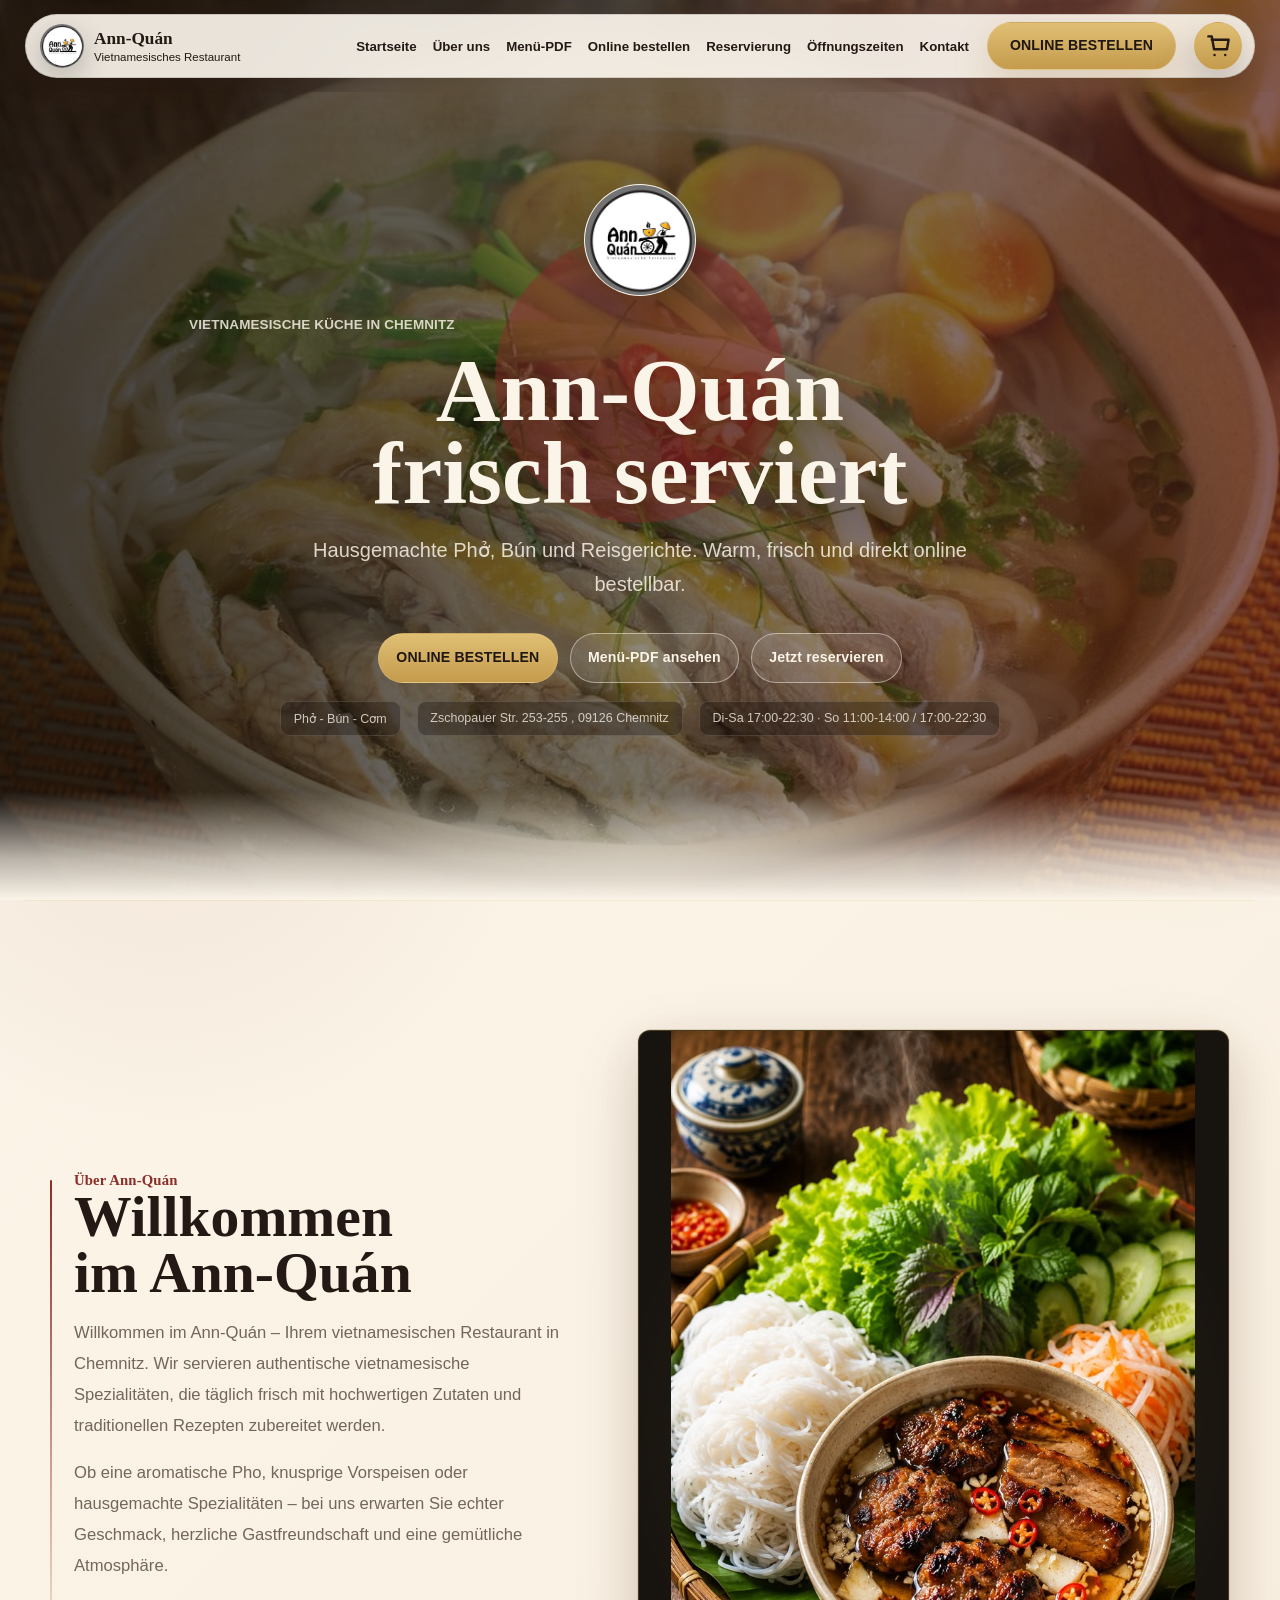
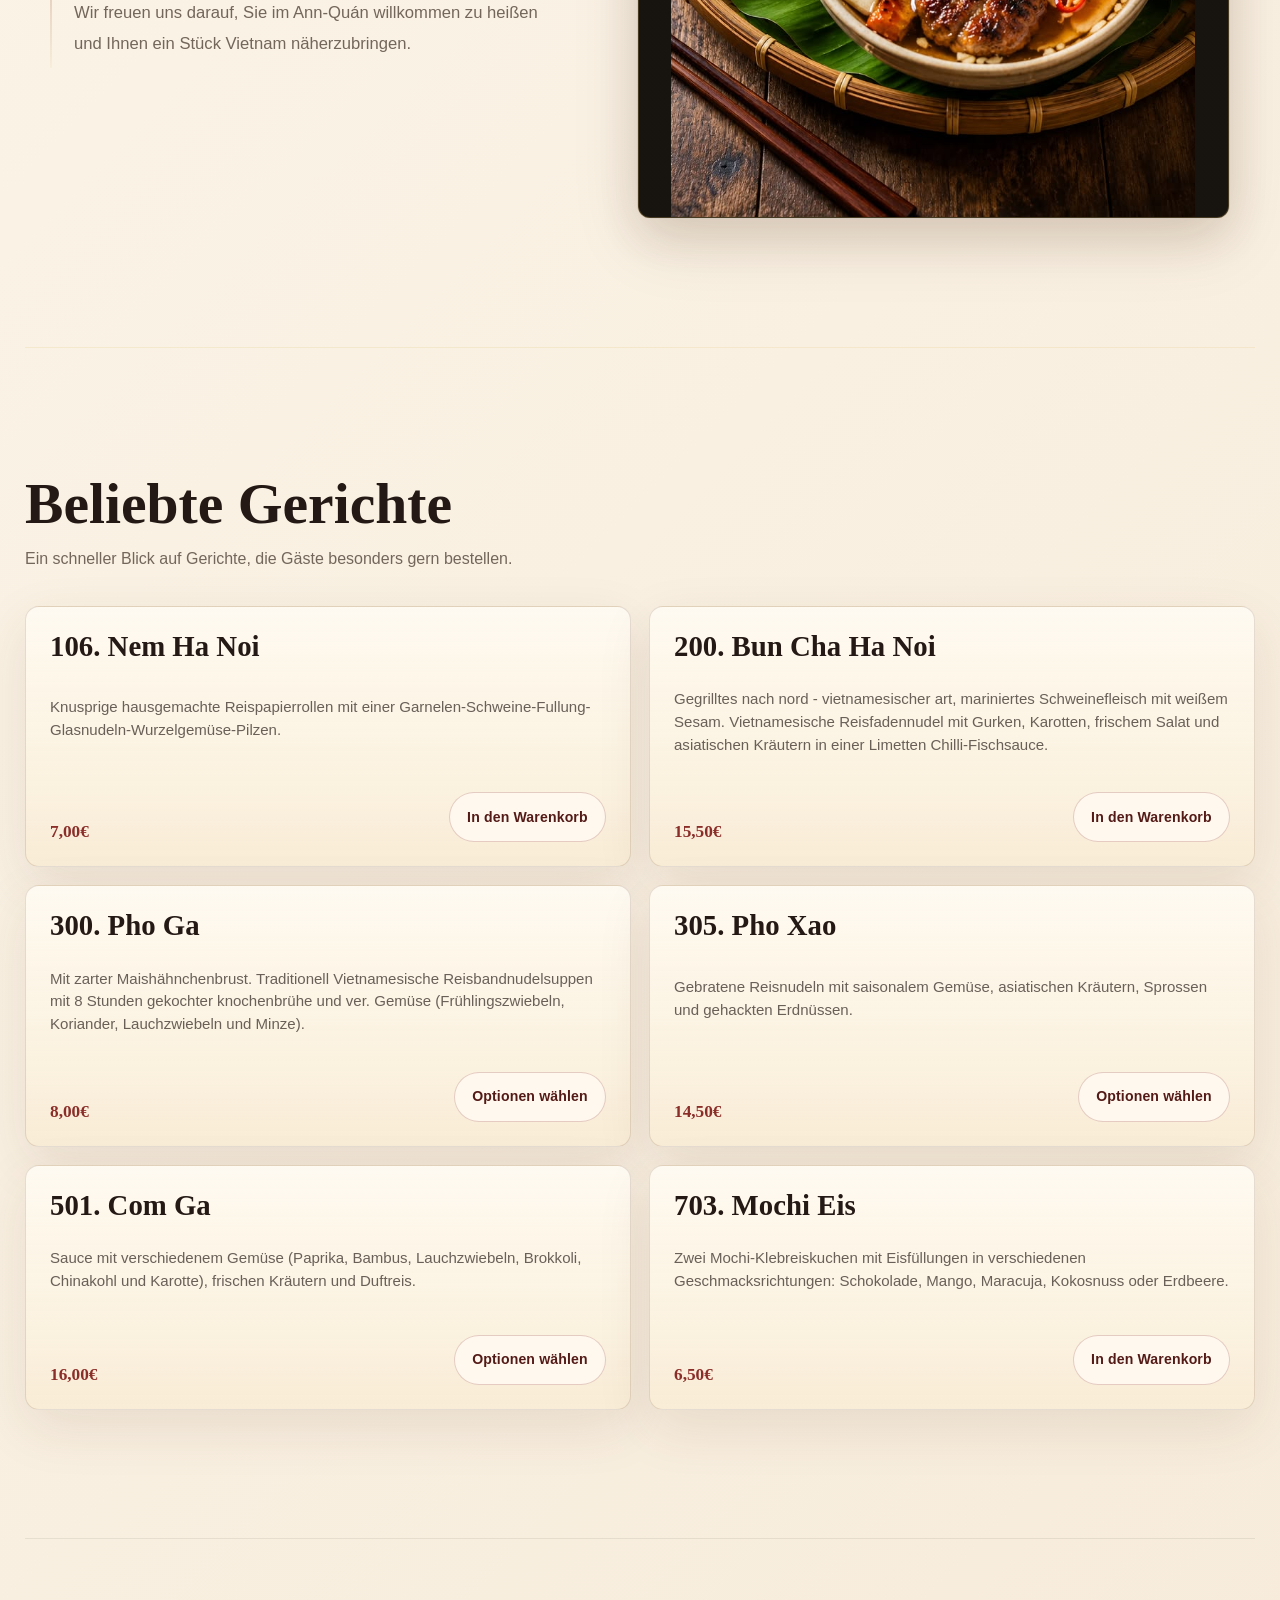
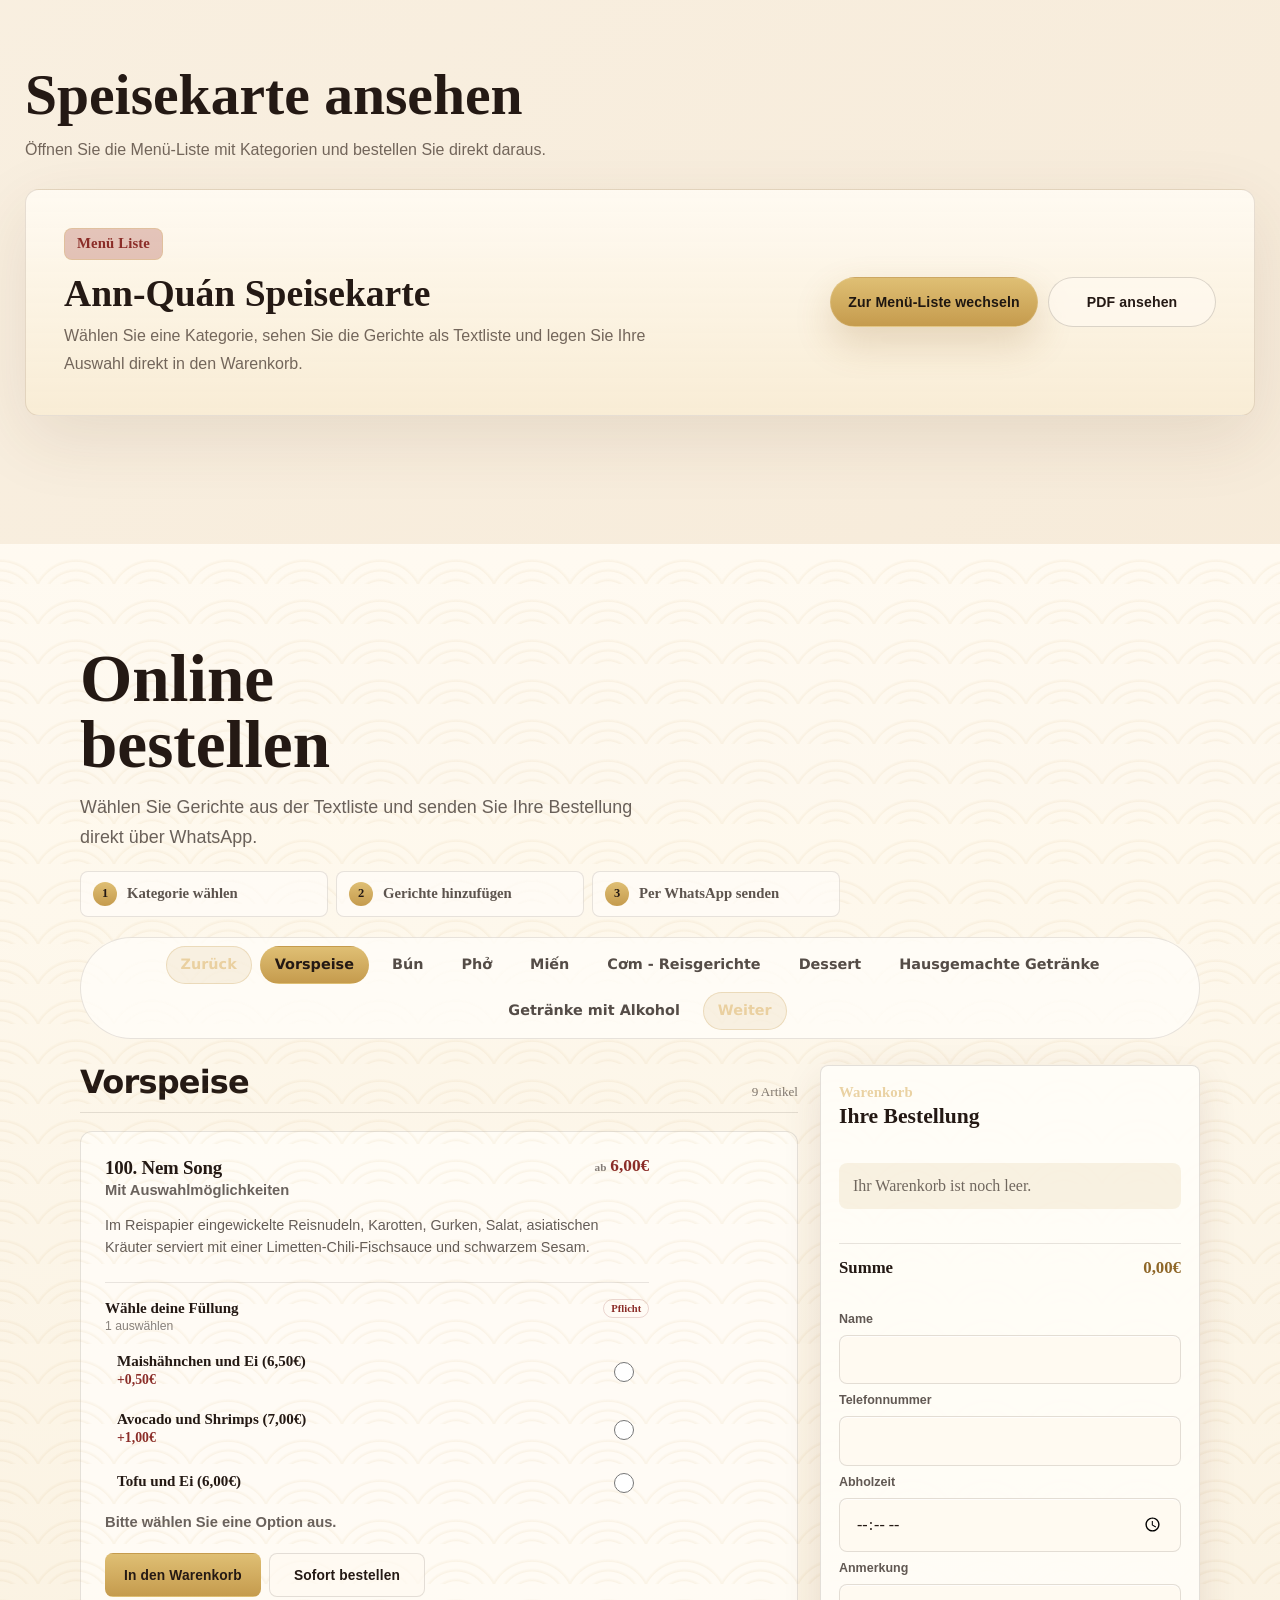
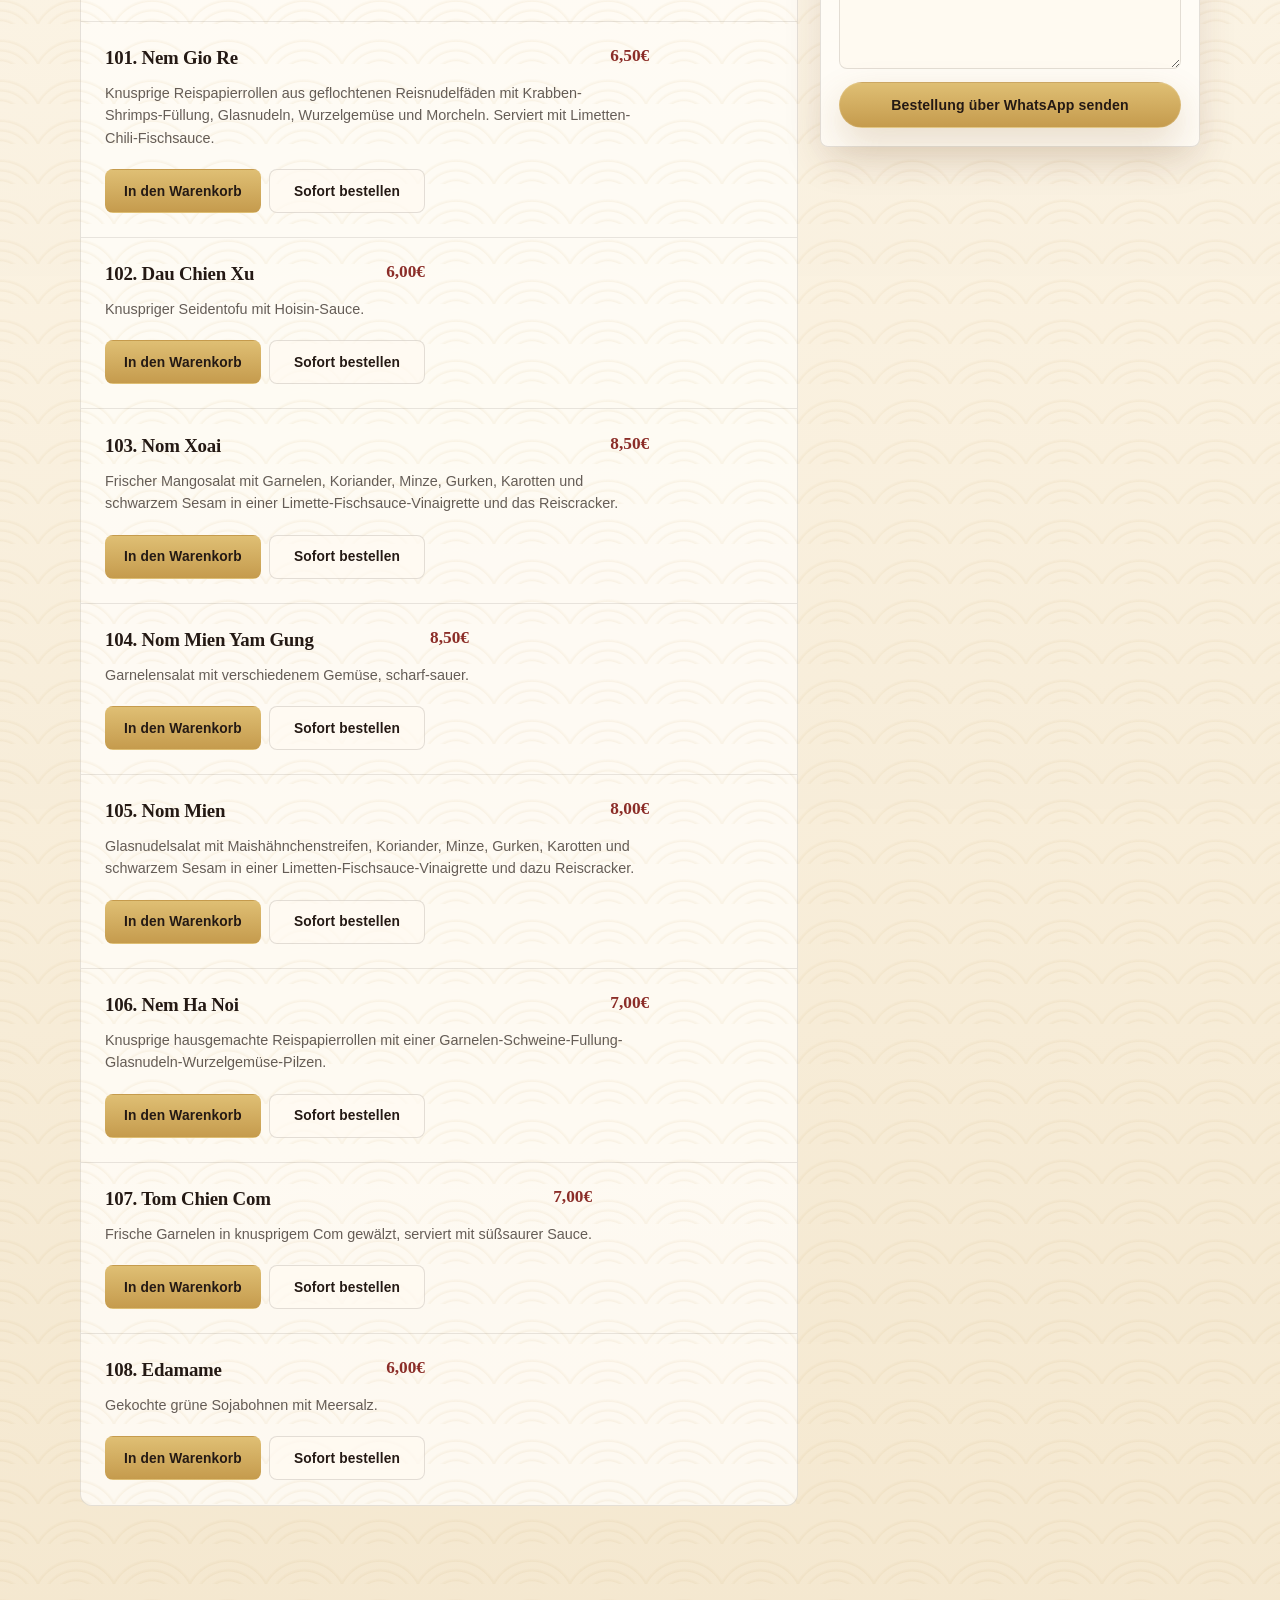
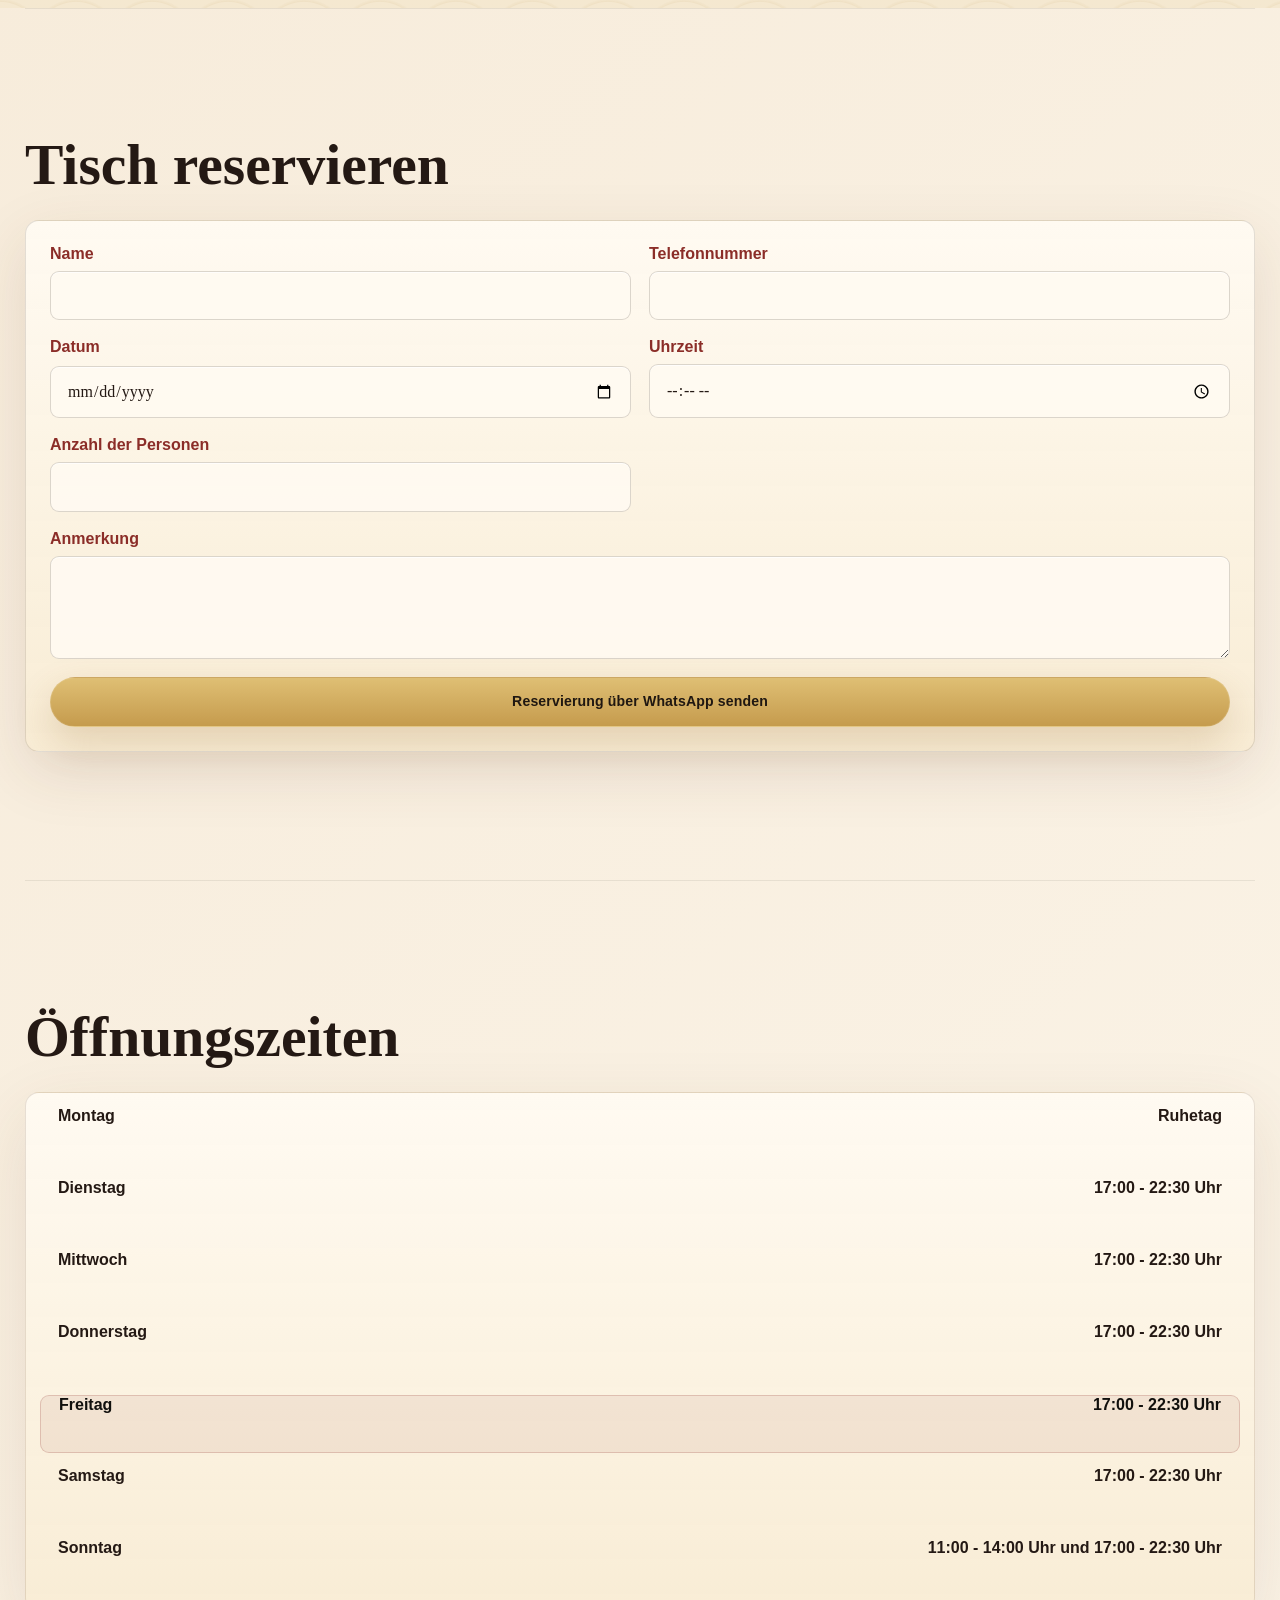
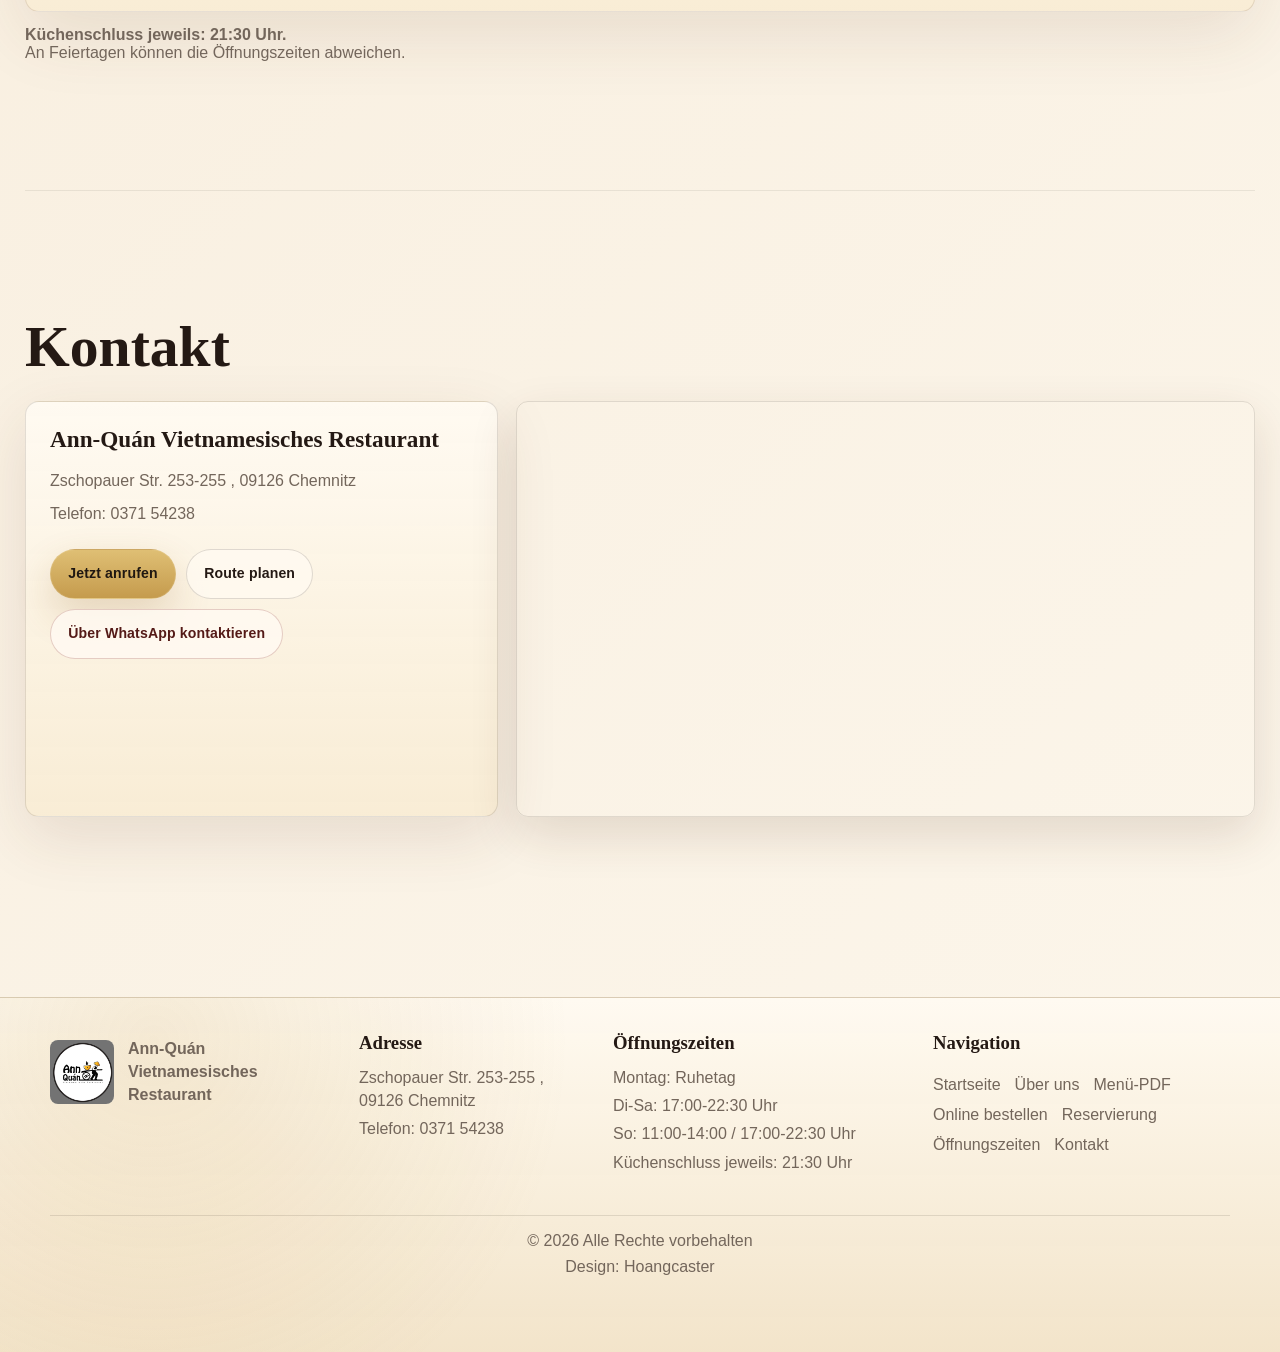
<file: index.html>
<!DOCTYPE html>
<html lang="de">
<head>
  <meta charset="UTF-8" />
  <meta name="viewport" content="width=device-width, initial-scale=1.0" />
  <title>Ann-Quán Vietnamesisches Restaurant | Chemnitz</title>
  <meta name="description" content="Ann-Quán Vietnamesisches Restaurant in Chemnitz: authentische vietnamesische Küche, Tischreservierung und Essen zum Mitnehmen über WhatsApp." />
  <meta property="og:title" content="Ann-Quán Vietnamesisches Restaurant" />
  <meta property="og:description" content="Authentische vietnamesische Küche in Chemnitz. Reservieren Sie einen Tisch oder bestellen Sie Essen zum Mitnehmen." />
  <meta property="og:type" content="website" />
  <meta property="og:locale" content="de_DE" />
  <meta property="og:image" content="logo.jpg" />
  <link rel="icon" href="logo.jpg" />
  <link rel="stylesheet" href="style.css" />
</head>
<body class="is-loading">
  <div class="page-loader" id="pageLoader" aria-label="Seite wird geladen">
    <div class="loader-mark">
      <img src="logo.jpg" alt="Ann-Quán Logo" />
      <span></span>
    </div>
  </div>
  <div class="petal-layer" aria-hidden="true">
    <span class="petal"></span>
    <span class="petal"></span>
    <span class="petal"></span>
    <span class="petal"></span>
    <span class="petal"></span>
    <span class="petal"></span>
  </div>
  <header class="site-header" id="siteHeader">
    <div class="header-inner">
      <a class="brand" href="#home" aria-label="Ann-Quán Startseite">
        <img src="logo.jpg" alt="Ann-Quán Logo" class="brand-logo" loading="lazy" />
        <span class="brand-copy">
          <span class="brand-name">Ann-Quán</span>
          <span class="brand-subtitle">Vietnamesisches Restaurant</span>
        </span>
      </a>

      <button class="nav-toggle" id="navToggle" type="button" aria-label="Menü öffnen" aria-expanded="false">
        <span></span>
        <span></span>
        <span></span>
      </button>

      <nav class="main-nav" id="mainNav" aria-label="Hauptnavigation">
        <a href="#home">Startseite</a>
        <a href="#about">Über uns</a>
        <a href="menu/menuall.pdf" target="_blank" rel="noopener">Menü-PDF</a>
        <a href="#online-order">Online bestellen</a>
        <a href="#reservation">Reservierung</a>
        <a href="#opening">Öffnungszeiten</a>
        <a href="#contact">Kontakt</a>
      </nav>

      <a class="button button-primary header-cta" href="#online-order">ONLINE BESTELLEN</a>
      <button class="header-cart-button" id="floatingCartButton" type="button" aria-label="Warenkorb öffnen" aria-controls="cartPreviewPanel" aria-expanded="false">
        <svg aria-hidden="true" viewBox="0 0 24 24" fill="none">
          <path d="M6 6h15l-1.5 8.5H8L6 3H3" />
          <path d="M8.5 19.5h.01" />
          <path d="M18 19.5h.01" />
        </svg>
        <span class="floating-cart-count" id="floatingCartCount" hidden>0</span>
      </button>
    </div>
  </header>

  <main>
    <section class="hero" id="home" aria-label="Ann-Quán">
      <img src="Pho Ga Groß.jpg" alt="Phở Gà bei Ann-Quán" class="hero-image" loading="eager" fetchpriority="high" />
      <div class="hero-shade"></div>
      <div class="hero-inner">
        <div class="hero-content reveal">
          <img class="hero-logo" src="logo.jpg" alt="Ann-Quán Logo" loading="eager" />
          <p class="eyebrow">Vietnamesische Küche in Chemnitz</p>
          <h1><span>Ann-Quán</span> <span>frisch serviert</span></h1>
          <p>Hausgemachte Phở, Bún und Reisgerichte. Warm, frisch und direkt online bestellbar.</p>
          <div class="hero-actions">
            <a class="button button-primary" href="#online-order">ONLINE BESTELLEN</a>
            <a class="button button-light" href="menu/menuall.pdf" target="_blank" rel="noopener">Menü-PDF ansehen</a>
            <a class="button button-outline-light" href="#reservation">Jetzt reservieren</a>
          </div>
          <div class="hero-ribbon" aria-label="Restaurant Informationen">
            <span>Phở - Bún - Cơm</span>
            <span>Zschopauer Str. 253-255 , 09126 Chemnitz</span>
            <span>Di-Sa 17:00-22:30 · So 11:00-14:00 / 17:00-22:30</span>
          </div>
        </div>
        <figure class="hero-plate reveal">
          <img src="Pho Ga Groß.jpg" alt="Phở Gà bei Ann-Quán" loading="eager" fetchpriority="high" />
        </figure>
      </div>
    </section>

    <section class="section about-section" id="about">
      <div class="split-layout">
        <div class="section-copy reveal">
          <p class="section-kicker">Über Ann-Quán</p>
          <h2>Willkommen im Ann-Quán</h2>
          <p>Willkommen im Ann-Quán – Ihrem vietnamesischen Restaurant in Chemnitz. Wir servieren authentische vietnamesische Spezialitäten, die täglich frisch mit hochwertigen Zutaten und traditionellen Rezepten zubereitet werden.</p>
          <p>Ob eine aromatische Pho, knusprige Vorspeisen oder hausgemachte Spezialitäten – bei uns erwarten Sie echter Geschmack, herzliche Gastfreundschaft und eine gemütliche Atmosphäre.</p>
          <p>Wir freuen uns darauf, Sie im Ann-Quán willkommen zu heißen und Ihnen ein Stück Vietnam näherzubringen.</p>
        </div>
        <figure class="media-panel about-media reveal">
          <img src="Bun Cha Ha Noi.jpg" alt="Bún Chả Hà Nội bei Ann-Quán" loading="lazy" />
        </figure>
      </div>
    </section>

    <section class="section specialties-section" id="specialties">
      <div class="section-heading reveal">
        <h2>Beliebte Gerichte</h2>
        <p class="section-intro">Ein schneller Blick auf Gerichte, die Gäste besonders gern bestellen.</p>
      </div>
      <div class="dish-grid" id="specialtyGrid"></div>
    </section>

    <section class="section pdf-menu-section" id="menu-pdf">
      <div class="section-heading reveal">
        <p class="section-kicker">Speisekarte</p>
        <h2>Speisekarte ansehen</h2>
        <p class="section-intro">Öffnen Sie die Menü-Liste mit Kategorien und bestellen Sie direkt daraus.</p>
      </div>
      <div class="pdf-menu-panel reveal">
        <div>
          <span class="pdf-menu-label">Menü Liste</span>
          <h3>Ann-Quán Speisekarte</h3>
          <p>Wählen Sie eine Kategorie, sehen Sie die Gerichte als Textliste und legen Sie Ihre Auswahl direkt in den Warenkorb.</p>
        </div>
        <div class="pdf-menu-actions">
          <button class="button button-primary pdf-menu-button" type="button" data-open-menu-list>Zur Menü-Liste wechseln</button>
          <a class="button button-outline pdf-menu-button" href="menu/menuall.pdf" target="_blank" rel="noopener">PDF ansehen</a>
        </div>
      </div>
    </section>

    <section class="section menu-section online-order-section" id="online-order">
      <div class="section-heading reveal">
        <p class="section-kicker">Online bestellen</p>
        <h2>Online bestellen</h2>
        <p class="section-intro">Wählen Sie Gerichte aus der Textliste und senden Sie Ihre Bestellung direkt über WhatsApp.</p>
        <div class="order-flow" aria-label="Bestellablauf">
          <span><strong>1</strong> Kategorie wählen</span>
          <span><strong>2</strong> Gerichte hinzufügen</span>
          <span><strong>3</strong> Per WhatsApp senden</span>
        </div>
        <div class="menu-pager" id="menuPager" aria-label="Speisekarte Kategorien"></div>
      </div>
      <div class="menu-layout">
        <div class="menu-text-list" id="menuList"></div>
        <aside class="cart-panel reveal" id="cart">
          <div class="cart-head">
            <p class="section-kicker">Warenkorb</p>
            <h3>Ihre Bestellung</h3>
          </div>
          <div class="cart-items" id="cartItems">
            <p class="cart-empty">Ihr Warenkorb ist noch leer.</p>
          </div>
          <div class="cart-total">
            <span>Summe</span>
            <strong id="cartTotal">0,00€</strong>
          </div>
          <form class="cart-form" id="cartForm">
            <label for="cartName">Name</label>
            <input type="text" id="cartName" name="cartName" autocomplete="name" required />

            <label for="cartPhone">Telefonnummer</label>
            <input type="tel" id="cartPhone" name="cartPhone" autocomplete="tel" required />

            <label for="cartPickup">Abholzeit</label>
            <input type="time" id="cartPickup" name="cartPickup" required />

            <label for="cartNote">Anmerkung</label>
            <textarea id="cartNote" name="cartNote" rows="3"></textarea>

            <button class="button button-primary" id="cartSubmit" type="submit" disabled>Bestellung über WhatsApp senden</button>
          </form>
        </aside>
      </div>
    </section>

    <section class="section reservation-section" id="reservation">
      <div class="section-heading reveal">
        <p class="section-kicker">Tisch reservieren</p>
        <h2>Tisch reservieren</h2>
      </div>
      <form class="form-panel reveal" id="reservationForm">
        <div class="form-row">
          <label for="resName">Name</label>
          <input type="text" id="resName" name="resName" autocomplete="name" required />
        </div>
        <div class="form-row">
          <label for="resPhone">Telefonnummer</label>
          <input type="tel" id="resPhone" name="resPhone" autocomplete="tel" required />
        </div>
        <div class="form-row">
          <label for="resDate">Datum</label>
          <input type="date" id="resDate" name="resDate" required />
        </div>
        <div class="form-row">
          <label for="resTime">Uhrzeit</label>
          <input type="time" id="resTime" name="resTime" required />
        </div>
        <div class="form-row">
          <label for="resGuests">Anzahl der Personen</label>
          <input type="number" id="resGuests" name="resGuests" min="1" required />
        </div>
        <div class="form-row full">
          <label for="resNote">Anmerkung</label>
          <textarea id="resNote" name="resNote" rows="4"></textarea>
        </div>
        <button class="button button-primary full" type="submit">Reservierung über WhatsApp senden</button>
      </form>
    </section>

    <section class="section opening-section" id="opening">
      <div class="section-heading reveal">
        <p class="section-kicker">Öffnungszeiten</p>
        <h2>Öffnungszeiten</h2>
      </div>
      <div class="opening-list reveal" id="openingList">
        <div class="opening-day" data-day="Monday"><span>Montag</span><strong>Ruhetag</strong></div>
        <div class="opening-day" data-day="Tuesday"><span>Dienstag</span><strong>17:00 - 22:30 Uhr</strong></div>
        <div class="opening-day" data-day="Wednesday"><span>Mittwoch</span><strong>17:00 - 22:30 Uhr</strong></div>
        <div class="opening-day" data-day="Thursday"><span>Donnerstag</span><strong>17:00 - 22:30 Uhr</strong></div>
        <div class="opening-day" data-day="Friday"><span>Freitag</span><strong>17:00 - 22:30 Uhr</strong></div>
        <div class="opening-day" data-day="Saturday"><span>Samstag</span><strong>17:00 - 22:30 Uhr</strong></div>
        <div class="opening-day" data-day="Sunday"><span>Sonntag</span><strong>11:00 - 14:00 Uhr und 17:00 - 22:30 Uhr</strong></div>
      </div>
      <p class="opening-note reveal"><strong>Küchenschluss jeweils: 21:30 Uhr.</strong><br />An Feiertagen können die Öffnungszeiten abweichen.</p>
    </section>

    <section class="section contact-section" id="contact">
      <div class="section-heading reveal">
        <p class="section-kicker">Kontakt</p>
        <h2>Kontakt</h2>
      </div>
      <div class="contact-layout">
        <div class="contact-card reveal">
          <h3>Ann-Quán Vietnamesisches Restaurant</h3>
          <p>Zschopauer Str. 253-255 , 09126 Chemnitz</p>
          <p>Telefon: 0371 54238</p>
          <div class="contact-actions">
            <a class="button button-primary" href="tel:+4937154238">Jetzt anrufen</a>
            <a class="button button-secondary" href="https://www.google.com/maps/dir/?api=1&destination=Zschopauer+Str.+253-255+%2C+09126+Chemnitz" target="_blank" rel="noreferrer">Route planen</a>
            <button class="button button-outline" type="button" id="contactWhatsApp">Über WhatsApp kontaktieren</button>
          </div>
        </div>
        <div class="map-panel reveal">
          <iframe title="Ann-Quán Vietnamesisches Restaurant auf Google Maps" src="https://www.google.com/maps/embed?pb=!1m18!1m12!1m3!1d2520.8037850936867!2d12.951602699999997!3d50.816274!2m3!1f0!2f0!3f0!3m2!1i1024!2i768!4f13.1!3m3!1m2!1s0x47a745df5fba4f8b%3A0x59cdceb684e88579!2sAnn%20Quan%20-%20Vietnamesisches%20Restaurant!5e0!3m2!1svi!2s!4v1782015248893!5m2!1svi!2s" loading="lazy" allowfullscreen referrerpolicy="no-referrer-when-downgrade"></iframe>
        </div>
      </div>
    </section>
  </main>

  <div class="mobile-actions" aria-label="Schnelle Aktionen">
    <a href="tel:+4937154238">Anrufen</a>
    <a href="menu/menuall.pdf" target="_blank" rel="noopener">Menü</a>
    <a href="#online-order">Bestellen</a>
  </div>

  <div class="cart-preview-backdrop" id="cartPreviewBackdrop" hidden></div>
  <aside class="cart-preview-panel" id="cartPreviewPanel" aria-labelledby="cartPreviewTitle" aria-hidden="true" hidden>
    <div class="cart-preview-head">
      <div>
        <p class="section-kicker">Warenkorb</p>
        <h3 id="cartPreviewTitle">Ausgewählte Gerichte</h3>
      </div>
      <button class="cart-preview-close" id="cartPreviewClose" type="button" aria-label="Warenkorb schließen">
        <svg aria-hidden="true" viewBox="0 0 24 24" fill="none">
          <path d="M18 6 6 18" />
          <path d="m6 6 12 12" />
        </svg>
      </button>
    </div>
    <div class="cart-preview-items" id="floatingCartItems">
      <p class="cart-empty">Ihr Warenkorb ist noch leer.</p>
    </div>
    <div class="cart-preview-total">
      <span>Summe</span>
      <strong id="floatingCartTotal">0,00€</strong>
    </div>
    <button class="button button-primary cart-preview-checkout" id="cartPreviewCheckout" type="button" disabled>Bestellung abschließen</button>
  </aside>

  <footer class="site-footer">
    <div class="footer-inner">
      <div class="footer-brand">
        <img src="logo.jpg" alt="Ann-Quán Logo" loading="lazy" />
        <p>Ann-Quán<br />Vietnamesisches Restaurant</p>
      </div>
      <div>
        <h3>Adresse</h3>
        <p>Zschopauer Str. 253-255 , 09126 Chemnitz</p>
        <p>Telefon: 0371 54238</p>
      </div>
      <div>
        <h3>Öffnungszeiten</h3>
        <p>Montag: Ruhetag</p>
        <p>Di-Sa: 17:00-22:30 Uhr</p>
        <p>So: 11:00-14:00 / 17:00-22:30 Uhr</p>
        <p>Küchenschluss jeweils: 21:30 Uhr</p>
      </div>
      <div>
        <h3>Navigation</h3>
        <a href="#home">Startseite</a>
        <a href="#about">Über uns</a>
        <a href="menu/menuall.pdf" target="_blank" rel="noopener">Menü-PDF</a>
        <a href="#online-order">Online bestellen</a>
        <a href="#reservation">Reservierung</a>
        <a href="#opening">Öffnungszeiten</a>
        <a href="#contact">Kontakt</a>
      </div>
    </div>
    <div class="footer-bottom">
      <p>© 2026 Alle Rechte vorbehalten</p>
      <p>Design: Hoangcaster</p>
    </div>
  </footer>

  <script src="script.js"></script>
</body>
</html>
</file>
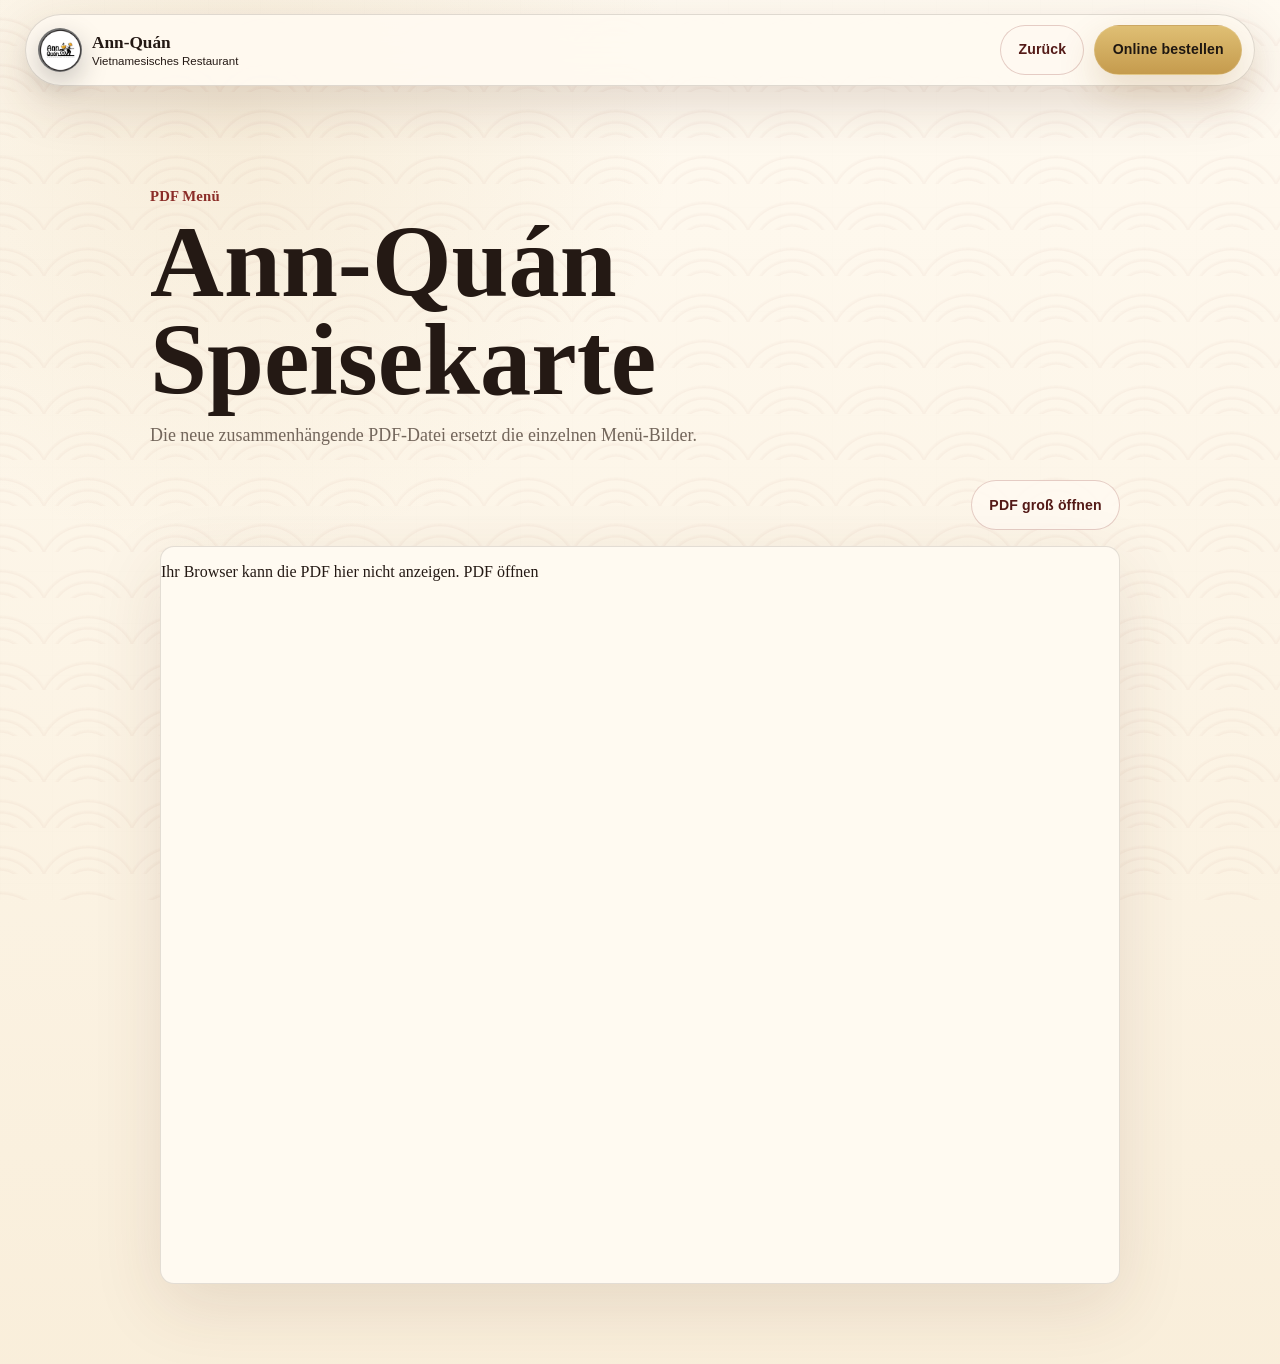
<file: menu.html>
<!DOCTYPE html>
<html lang="de">
<head>
  <meta charset="UTF-8" />
  <meta name="viewport" content="width=device-width, initial-scale=1.0" />
  <title>Ann-Quán Speisekarte | PDF</title>
  <meta name="description" content="Die vollständige Speisekarte von Ann-Quán als zusammenhängende PDF." />
  <link rel="icon" href="logo.jpg" />
  <link rel="stylesheet" href="style.css" />
</head>
<body class="menu-view-page">
  <div class="petal-layer" aria-hidden="true">
    <span class="petal"></span>
    <span class="petal"></span>
    <span class="petal"></span>
    <span class="petal"></span>
    <span class="petal"></span>
    <span class="petal"></span>
  </div>

  <header class="menu-view-header">
    <a class="brand" href="index.html#home" aria-label="Zur Startseite">
      <img src="logo.jpg" alt="Ann-Quán Logo" class="brand-logo" loading="lazy" />
      <span class="brand-copy">
        <span class="brand-name">Ann-Quán</span>
        <span class="brand-subtitle">Vietnamesisches Restaurant</span>
      </span>
    </a>
    <nav class="menu-view-nav" aria-label="Speisekarte Navigation">
      <a class="button button-outline" href="index.html#menu-pdf">Zurück</a>
      <a class="button button-primary" href="index.html#online-order">Online bestellen</a>
    </nav>
  </header>

  <main class="menu-view-main">
    <section class="menu-view-hero">
      <p class="section-kicker">PDF Menü</p>
      <h1>Ann-Quán Speisekarte</h1>
      <p>Die neue zusammenhängende PDF-Datei ersetzt die einzelnen Menü-Bilder.</p>
    </section>

    <section class="menu-view-pdf" aria-label="Ann-Quán Speisekarte als PDF">
      <div class="menu-view-pdf-actions">
        <a class="button button-outline" href="menu/menuall.pdf" target="_blank" rel="noopener">PDF groß öffnen</a>
      </div>
      <object class="menu-view-pdf-frame" data="menu/menuall.pdf#toolbar=1&navpanes=0" type="application/pdf">
        <p>
          Ihr Browser kann die PDF hier nicht anzeigen.
          <a href="menu/menuall.pdf" target="_blank" rel="noopener">PDF öffnen</a>
        </p>
      </object>
    </section>
  </main>
</body>
</html>
</file>
<file: style.css>
:root {
  --green: #d7b75b;
  --green-soft: #312a1b;
  --wine: #d7b75b;
  --wine-dark: #3a2710;
  --red: #9b2f27;
  --red-soft: rgba(155, 47, 39, 0.2);
  --cream: #100f0c;
  --wood: #b88a3a;
  --paper: #171510;
  --ink: #f6ead2;
  --muted: #cbb98f;
  --line: rgba(215, 183, 91, 0.22);
  --shadow: 0 18px 44px rgba(0, 0, 0, 0.42);
}

* {
  box-sizing: border-box;
}

html {
  scroll-behavior: smooth;
}

body {
  margin: 0;
  font-family: "Segoe UI", system-ui, -apple-system, BlinkMacSystemFont, Arial, sans-serif;
  color: var(--ink);
  background:
    radial-gradient(circle at 18% 8%, rgba(215, 183, 91, 0.12), transparent 28%),
    linear-gradient(90deg, rgba(215, 183, 91, 0.055) 1px, transparent 1px),
    linear-gradient(180deg, #0b0a08 0%, #15130f 48%, #0e0c0a 100%);
  background-size: auto, 42px 42px, auto;
}

body.nav-open {
  overflow: hidden;
}

body.is-loading {
  overflow: hidden;
}

img {
  display: block;
  max-width: 100%;
}

a {
  color: inherit;
  text-decoration: none;
}

button,
input,
textarea {
  font: inherit;
}

button {
  cursor: pointer;
}

.page-loader {
  position: fixed;
  inset: 0;
  z-index: 200;
  display: grid;
  place-items: center;
  background:
    radial-gradient(circle at 50% 42%, rgba(215, 183, 91, 0.18), transparent 30%),
    #080705;
  transition: opacity 420ms ease, visibility 420ms ease;
  animation: loaderAutoHide 420ms ease 1100ms forwards;
}

.page-loader.is-hidden {
  opacity: 0;
  visibility: hidden;
}

.loader-mark {
  display: grid;
  place-items: center;
  gap: 18px;
}

.loader-mark img {
  width: 92px;
  height: 92px;
  object-fit: contain;
  border-radius: 12px;
  background: #f7f0df;
  animation: loaderPulse 1200ms ease-in-out infinite;
}

.loader-mark span {
  width: 160px;
  height: 2px;
  overflow: hidden;
  border-radius: 99px;
  background: rgba(215, 183, 91, 0.16);
  position: relative;
}

.loader-mark span::after {
  content: "";
  position: absolute;
  inset: 0;
  width: 45%;
  border-radius: inherit;
  background: var(--green);
  animation: loaderBar 1200ms ease-in-out infinite;
}

.site-header {
  position: sticky;
  top: 0;
  z-index: 50;
  border-bottom: 1px solid var(--line);
  background: rgba(13, 12, 10, 0.94);
  backdrop-filter: blur(16px);
  animation: headerDrop 760ms ease both;
}

.header-inner {
  width: min(1180px, calc(100% - 32px));
  min-height: 76px;
  margin: 0 auto;
  display: flex;
  align-items: center;
  gap: 18px;
}

.brand {
  display: inline-flex;
  align-items: center;
  gap: 12px;
  min-width: 238px;
}

.brand-logo {
  width: 54px;
  height: 54px;
  object-fit: contain;
  border-radius: 8px;
  background: #f7f0df;
}

.brand-copy {
  display: grid;
  gap: 2px;
}

.brand-name {
  font-size: 1.15rem;
  font-weight: 800;
  color: var(--green);
}

.brand-subtitle {
  color: var(--muted);
  font-size: 0.78rem;
}

.main-nav {
  margin-left: auto;
  display: flex;
  align-items: center;
  gap: 18px;
}

.main-nav a {
  color: var(--ink);
  font-size: 0.95rem;
  font-weight: 650;
  transition: color 180ms ease;
}

.main-nav a:hover,
.main-nav a:focus-visible {
  color: var(--wine);
}

.nav-toggle {
  display: none;
  width: 44px;
  height: 44px;
  margin-left: auto;
  border: 1px solid var(--line);
  border-radius: 8px;
  background: var(--paper);
}

.nav-toggle span {
  display: block;
  width: 22px;
  height: 2px;
  margin: 5px auto;
  border-radius: 99px;
  background: var(--green);
  transition: transform 180ms ease, opacity 180ms ease;
}

.nav-toggle.is-open span:nth-child(1) {
  transform: translateY(7px) rotate(45deg);
}

.nav-toggle.is-open span:nth-child(2) {
  opacity: 0;
}

.nav-toggle.is-open span:nth-child(3) {
  transform: translateY(-7px) rotate(-45deg);
}

.button {
  display: inline-flex;
  align-items: center;
  justify-content: center;
  min-height: 46px;
  border: 1px solid transparent;
  border-radius: 8px;
  padding: 0.78rem 1.05rem;
  font-weight: 760;
  line-height: 1.1;
  transition: transform 180ms ease, background-color 180ms ease, border-color 180ms ease, box-shadow 180ms ease;
}

.button:hover,
.button:focus-visible {
  transform: translateY(-2px);
  box-shadow: 0 10px 24px rgba(215, 183, 91, 0.18);
}

.button-primary {
  background: var(--wine);
  color: #11100d;
}

.button-secondary {
  background: #2b2417;
  color: var(--green);
  border-color: rgba(215, 183, 91, 0.42);
}

.button-outline {
  border-color: rgba(215, 183, 91, 0.38);
  background: rgba(255, 255, 255, 0.04);
  color: var(--green);
}

.button-light {
  background: #f3e7c8;
  color: var(--wine-dark);
}

.button-outline-light {
  border-color: rgba(255, 253, 248, 0.68);
  color: white;
  background: rgba(255, 255, 255, 0.08);
}

.hero {
  position: relative;
  min-height: clamp(610px, calc(100svh - 76px), 790px);
  overflow: hidden;
  display: grid;
  align-items: center;
  isolation: isolate;
  background: #080705;
}

.hero-image,
.hero-shade {
  position: absolute;
  inset: 0;
  width: 100%;
  height: 100%;
}

.hero-image {
  object-fit: cover;
  object-position: center;
  padding: 0;
  opacity: 0.28;
  filter: saturate(1.18) contrast(1.08) brightness(0.72) blur(1px);
  transform: scale(1);
  animation: heroZoom 1800ms ease-out 180ms both;
  background:
    radial-gradient(circle at 76% 48%, rgba(215, 183, 91, 0.16), transparent 32%),
    #080705;
}

.hero-shade {
  background:
    radial-gradient(circle at 76% 44%, rgba(215, 183, 91, 0.24), transparent 28%),
    linear-gradient(180deg, rgba(8, 7, 5, 0.72) 0%, rgba(8, 7, 5, 0.28) 42%, rgba(8, 7, 5, 0.86) 100%),
    linear-gradient(90deg, rgba(7, 7, 5, 0.96) 0%, rgba(18, 13, 8, 0.82) 48%, rgba(7, 7, 5, 0.64) 100%);
}

.hero::after {
  content: "";
  position: absolute;
  left: 0;
  right: 0;
  bottom: 0;
  height: 92px;
  z-index: 0;
  background:
    linear-gradient(90deg, rgba(215, 183, 91, 0.08) 1px, transparent 1px),
    linear-gradient(180deg, transparent, rgba(13, 11, 8, 0.96));
  background-size: 42px 42px, auto;
  pointer-events: none;
}

.hero-inner {
  position: relative;
  z-index: 2;
  width: min(1180px, calc(100% - 32px));
  margin: 0 auto;
  display: grid;
  grid-template-columns: minmax(0, 1fr) minmax(330px, 0.74fr);
  gap: clamp(30px, 5vw, 70px);
  align-items: center;
}

.hero-content {
  color: white;
  animation: heroCopyIn 900ms ease-out 360ms both;
}

.hero-content h1 {
  max-width: 760px;
  margin: 10px 0 16px;
  font-size: clamp(3rem, 6.1vw, 5.55rem);
  line-height: 0.95;
  letter-spacing: 0;
  text-wrap: balance;
  text-shadow: 0 16px 42px rgba(0, 0, 0, 0.58);
}

.nowrap {
  white-space: nowrap;
}

.hero-content p {
  max-width: 590px;
  margin: 0;
  color: rgba(255, 253, 248, 0.92);
  font-size: clamp(1.05rem, 2vw, 1.25rem);
  line-height: 1.75;
}

.eyebrow,
.section-kicker {
  margin: 0;
  color: var(--green);
  font-size: 0.82rem;
  font-weight: 850;
  letter-spacing: 0;
  text-transform: uppercase;
}

.hero .eyebrow {
  color: #f1d296;
}

.hero-actions {
  display: flex;
  flex-wrap: wrap;
  gap: 12px;
  margin-top: 30px;
}

.hero-plate {
  position: relative;
  margin: 0;
  min-height: 430px;
  display: grid;
  place-items: center;
}

.hero-plate::before {
  content: "";
  position: absolute;
  inset: 4% 2% -2% 8%;
  border: 1px solid rgba(215, 183, 91, 0.28);
  border-radius: 8px;
  background:
    linear-gradient(90deg, rgba(215, 183, 91, 0.055) 1px, transparent 1px),
    radial-gradient(circle at center, rgba(215, 183, 91, 0.18), rgba(18, 15, 10, 0.82) 64%);
  background-size: 36px 36px, auto;
  box-shadow: 0 34px 82px rgba(0, 0, 0, 0.52);
}

.hero-plate img {
  position: relative;
  z-index: 1;
  width: min(100%, 470px);
  aspect-ratio: 1 / 1;
  object-fit: cover;
  object-position: center;
  border: 1px solid rgba(215, 183, 91, 0.32);
  border-radius: 8px;
  box-shadow: 0 24px 62px rgba(0, 0, 0, 0.54);
}

.section {
  width: min(1180px, calc(100% - 32px));
  margin: 0 auto;
  padding: 82px 0;
}

.about-section {
  position: relative;
  width: 100%;
  padding: 94px 0;
  border-top: 1px solid rgba(215, 183, 91, 0.16);
  border-bottom: 1px solid rgba(215, 183, 91, 0.16);
  background:
    linear-gradient(90deg, rgba(215, 183, 91, 0.065) 1px, transparent 1px),
    linear-gradient(135deg, rgba(41, 32, 17, 0.72), rgba(13, 12, 9, 0.96) 48%, rgba(28, 22, 13, 0.82));
  background-size: 42px 42px, auto;
}

.about-section .split-layout {
  width: min(1180px, calc(100% - 32px));
  margin: 0 auto;
  grid-template-columns: minmax(0, 0.86fr) minmax(360px, 1fr);
  gap: clamp(34px, 6vw, 78px);
}

.about-section .section-copy {
  position: relative;
  padding-left: 24px;
}

.about-section .section-copy::before {
  content: "";
  position: absolute;
  top: 8px;
  bottom: 8px;
  left: 0;
  width: 2px;
  border-radius: 99px;
  background: linear-gradient(180deg, var(--green), rgba(215, 183, 91, 0.08));
}

.section-heading {
  max-width: 760px;
  margin-bottom: 28px;
}

.section-heading h2,
.section-copy h2 {
  margin: 8px 0 0;
  color: var(--green);
  font-size: clamp(2rem, 4vw, 3.25rem);
  line-height: 1.05;
  letter-spacing: 0;
}

.split-layout {
  display: grid;
  grid-template-columns: minmax(0, 1fr) minmax(320px, 0.8fr);
  gap: 42px;
  align-items: center;
}

.section-copy p:not(.section-kicker) {
  color: var(--muted);
  font-size: 1.04rem;
  line-height: 1.85;
}

.media-panel {
  margin: 0;
}

.about-media {
  position: relative;
  z-index: 0;
}

.about-media::before {
  content: "";
  position: absolute;
  inset: 24px -18px -22px 26px;
  z-index: -1;
  border: 1px solid rgba(215, 183, 91, 0.28);
  border-radius: 8px;
  background: rgba(8, 7, 5, 0.54);
}

.about-media::after {
  content: "";
  position: absolute;
  right: 20px;
  bottom: -14px;
  width: 42%;
  height: 4px;
  border-radius: 99px;
  background: linear-gradient(90deg, transparent, var(--green));
}

.media-panel img {
  width: 100%;
  aspect-ratio: 4 / 5;
  object-fit: contain;
  background:
    radial-gradient(circle at center, rgba(215, 183, 91, 0.13), rgba(23, 19, 15, 0.96) 66%),
    #17130f;
  border-radius: 8px;
  box-shadow: var(--shadow);
  transition: transform 420ms ease, filter 420ms ease;
}

.about-media img {
  position: relative;
  z-index: 1;
  aspect-ratio: 3 / 4;
  min-height: 440px;
  border: 1px solid rgba(215, 183, 91, 0.24);
  object-position: center;
}

.media-panel:hover img {
  transform: scale(1.025);
  filter: saturate(1.08);
}

.dish-grid {
  display: grid;
  grid-template-columns: repeat(3, minmax(0, 1fr));
  gap: 18px;
}

.dish-card,
.menu-text-card,
.form-panel,
.contact-card,
.cart-panel,
.opening-list {
  border: 1px solid var(--line);
  border-radius: 8px;
  background: rgba(18, 17, 14, 0.94);
  box-shadow: var(--shadow);
}

.dish-card {
  overflow: hidden;
  transition: transform 200ms ease, box-shadow 200ms ease;
}

.dish-card:hover {
  transform: translateY(-4px);
  box-shadow: 0 24px 52px rgba(0, 0, 0, 0.5);
}

.dish-card img {
  transition: transform 420ms ease, filter 420ms ease;
}

.dish-card:hover img {
  transform: scale(1.015);
  filter: saturate(1.1);
}

.dish-card img {
  width: 100%;
  aspect-ratio: 4 / 3;
  height: auto;
  object-fit: cover;
  object-position: center 48%;
  padding: 0;
  background: #17130f;
}

.dish-card img.is-logo-image {
  object-fit: contain;
  object-position: center;
  padding: 18px;
  background:
    radial-gradient(circle at center, rgba(215, 183, 91, 0.16), rgba(23, 19, 15, 0.96) 64%),
    #17130f;
}

.dish-body {
  padding: 18px;
}

.dish-body h3 {
  margin: 0 0 8px;
  color: var(--green);
  font-size: 1.35rem;
}

.dish-body p {
  min-height: 52px;
  margin: 0 0 14px;
  color: var(--muted);
  line-height: 1.65;
}

.dish-meta {
  display: flex;
  flex-wrap: wrap;
  gap: 10px;
  align-items: center;
  justify-content: space-between;
}

.dish-price {
  color: var(--wine);
  font-weight: 850;
}

.section-intro {
  margin: 12px 0 0;
  color: var(--muted);
  line-height: 1.7;
}

.pdf-menu-section {
  position: relative;
}

.pdf-menu-panel {
  display: flex;
  align-items: center;
  justify-content: space-between;
  gap: 28px;
  padding: clamp(22px, 4vw, 38px);
  border: 1px solid rgba(215, 183, 91, 0.28);
  border-radius: 8px;
  background:
    linear-gradient(135deg, rgba(155, 47, 39, 0.18), transparent 42%),
    linear-gradient(90deg, rgba(215, 183, 91, 0.07) 1px, transparent 1px),
    rgba(18, 17, 14, 0.94);
  background-size: auto, 36px 36px, auto;
  box-shadow: var(--shadow);
}

.pdf-menu-label {
  display: inline-flex;
  align-items: center;
  min-height: 32px;
  border: 1px solid rgba(215, 183, 91, 0.28);
  border-radius: 8px;
  padding: 0 12px;
  color: #f3e7c8;
  background: rgba(155, 47, 39, 0.26);
  font-size: 0.78rem;
  font-weight: 850;
  text-transform: uppercase;
}

.pdf-menu-panel h3 {
  margin: 14px 0 8px;
  color: var(--green);
  font-size: clamp(1.6rem, 3vw, 2.35rem);
  line-height: 1.08;
}

.pdf-menu-panel p {
  max-width: 620px;
  margin: 0;
  color: var(--muted);
  line-height: 1.7;
}

.pdf-menu-button {
  flex: 0 0 auto;
  min-width: 168px;
}

.menu-pager {
  display: flex;
  flex-wrap: wrap;
  gap: 8px;
  margin-top: 20px;
}

.menu-page-button {
  min-height: 40px;
  border: 1px solid var(--line);
  border-radius: 8px;
  padding: 0.58rem 0.84rem;
  background: rgba(255, 255, 255, 0.04);
  color: var(--muted);
  font-weight: 780;
  transition: background-color 180ms ease, color 180ms ease, transform 180ms ease;
}

.menu-page-button:hover,
.menu-page-button:focus-visible {
  transform: translateY(-1px);
  color: var(--green);
}

.menu-page-button.is-active {
  background: var(--green);
  color: #11100d;
}

.menu-page-button[disabled] {
  cursor: not-allowed;
  opacity: 0.42;
}

.menu-layout {
  display: grid;
  grid-template-columns: minmax(0, 1fr) 360px;
  gap: 22px;
  align-items: start;
}

.menu-text-list {
  display: grid;
  gap: 22px;
}

.menu-category {
  display: grid;
  gap: 12px;
}

.menu-category h3 {
  margin: 0;
  color: var(--green);
  font-size: 1.5rem;
}

.menu-items {
  display: grid;
  gap: 12px;
}

.menu-text-card {
  display: grid;
  grid-template-columns: minmax(0, 1fr);
  overflow: hidden;
  transition: transform 180ms ease, box-shadow 180ms ease, border-color 180ms ease;
}

.menu-card-enter {
  animation: menuCardIn 460ms ease both;
}

.menu-text-card:hover {
  transform: translateY(-2px);
  box-shadow: 0 18px 38px rgba(0, 0, 0, 0.48);
  border-color: rgba(215, 183, 91, 0.42);
}

.menu-text-body {
  display: grid;
  gap: 10px;
  padding: 18px;
}

.menu-text-top {
  display: flex;
  justify-content: space-between;
  gap: 14px;
}

.menu-text-top h4 {
  margin: 0;
  color: var(--green);
  font-size: 1.1rem;
}

.menu-text-top strong {
  color: var(--wine);
  white-space: nowrap;
}

.menu-text-body p {
  margin: 0;
  color: var(--muted);
  line-height: 1.55;
}

.menu-actions {
  display: flex;
  flex-wrap: wrap;
  gap: 8px;
  margin-top: 4px;
}

.menu-actions .button {
  min-height: 40px;
  padding: 0.62rem 0.82rem;
}

.cart-panel {
  position: sticky;
  top: 94px;
  padding: 20px;
}

.cart-head h3 {
  margin: 6px 0 0;
  color: var(--green);
  font-size: 1.45rem;
}

.cart-items {
  display: grid;
  gap: 10px;
  margin: 18px 0;
}

.cart-line {
  display: grid;
  grid-template-columns: minmax(0, 1fr) auto;
  gap: 10px;
  padding: 12px;
  border-radius: 8px;
  background: rgba(215, 183, 91, 0.1);
}

.cart-line p {
  margin: 0;
  color: var(--muted);
}

.cart-qty {
  display: inline-flex;
  align-items: center;
  gap: 7px;
}

.cart-qty button {
  width: 32px;
  height: 32px;
  border: 1px solid var(--line);
  border-radius: 8px;
  background: #0e0d0b;
  color: var(--green);
  font-weight: 850;
}

.cart-empty {
  margin: 0;
  color: var(--muted);
}

.cart-total {
  display: flex;
  justify-content: space-between;
  gap: 12px;
  margin-bottom: 18px;
  padding-top: 14px;
  border-top: 1px solid var(--line);
  color: var(--green);
  font-weight: 850;
}

.cart-form {
  display: grid;
  gap: 10px;
}

.form-panel {
  display: grid;
  grid-template-columns: repeat(2, minmax(0, 1fr));
  gap: 18px;
  padding: 24px;
}

.form-row {
  display: grid;
  gap: 8px;
}

.full {
  grid-column: 1 / -1;
}

label {
  color: var(--green);
  font-weight: 760;
}

input,
textarea {
  width: 100%;
  border: 1px solid var(--line);
  border-radius: 8px;
  background: #0e0d0b;
  color: var(--ink);
  padding: 0.92rem 1rem;
  outline: none;
}

input:focus,
textarea:focus {
  border-color: var(--wine);
  box-shadow: 0 0 0 4px rgba(123, 31, 42, 0.12);
}

textarea {
  resize: vertical;
}

.opening-list {
  display: grid;
  gap: 10px;
  padding: 18px;
}

.opening-day {
  display: flex;
  justify-content: space-between;
  gap: 16px;
  padding: 14px 16px;
  border-radius: 8px;
  background: rgba(215, 183, 91, 0.1);
}

.opening-day span {
  font-weight: 850;
  color: var(--green);
}

.opening-day strong {
  text-align: right;
  color: var(--ink);
}

.opening-day.is-today {
  background: var(--green);
  color: #11100d;
}

.opening-day.is-today span,
.opening-day.is-today strong {
  color: #11100d;
}

.opening-note {
  color: var(--muted);
  margin: 14px 0 0;
}

.contact-layout {
  display: grid;
  grid-template-columns: 0.8fr 1.2fr;
  gap: 24px;
  align-items: stretch;
}

.contact-card {
  padding: 24px;
}

.contact-card h3 {
  margin: 0 0 16px;
  color: var(--green);
  font-size: 1.45rem;
}

.contact-card p {
  margin: 8px 0;
  color: var(--muted);
  line-height: 1.55;
}

.contact-actions {
  display: flex;
  flex-wrap: wrap;
  gap: 10px;
  margin-top: 22px;
}

.map-panel iframe {
  width: 100%;
  min-height: 410px;
  height: 100%;
  border: 0;
  border-radius: 8px;
}

.site-footer {
  margin-top: 52px;
  padding: 34px 0 76px;
  color: var(--muted);
  border-top: 1px solid rgba(215, 183, 91, 0.18);
  background:
    linear-gradient(90deg, rgba(215, 183, 91, 0.045) 1px, transparent 1px),
    linear-gradient(180deg, #12100c 0%, #090807 100%);
  background-size: 42px 42px, auto;
}

.footer-inner,
.footer-bottom {
  width: min(1180px, calc(100% - 32px));
  margin: 0 auto;
}

.footer-inner {
  display: grid;
  grid-template-columns: 1.25fr 1fr 1.3fr 1.35fr;
  gap: 34px;
  align-items: start;
}

.footer-brand {
  display: flex;
  align-items: center;
  gap: 14px;
}

.footer-brand img {
  width: 64px;
  height: 64px;
  flex: 0 0 auto;
  object-fit: contain;
  border-radius: 8px;
  background: #f7f0df;
}

.footer-brand p,
.footer-inner h3 {
  margin: 0 0 12px;
  color: var(--green);
  font-weight: 850;
}

.footer-brand p {
  max-width: none;
  color: var(--ink);
  line-height: 1.35;
}

.footer-inner p,
.footer-inner a {
  margin: 5px 0;
  color: var(--muted);
  line-height: 1.45;
  transition: color 180ms ease, transform 180ms ease;
}

.footer-inner p {
  white-space: normal;
}

.footer-inner a:hover {
  color: var(--green);
  transform: translateX(3px);
}

.footer-inner div:last-child {
  display: flex;
  flex-wrap: wrap;
  gap: 7px 14px;
  align-items: center;
}

.footer-inner div:last-child h3 {
  flex-basis: 100%;
}

.footer-inner div:last-child a {
  margin: 0;
  white-space: nowrap;
}

.footer-bottom {
  display: grid;
  gap: 8px;
  justify-items: center;
  text-align: center;
  margin-top: 36px;
  padding-top: 16px;
  border-top: 1px solid rgba(215, 183, 91, 0.2);
  color: rgba(203, 185, 143, 0.9);
}

.footer-bottom p {
  margin: 0;
}

.mobile-actions {
  display: none;
}

.header-cart-button {
  position: relative;
  flex: 0 0 auto;
  width: 48px;
  height: 48px;
  display: grid;
  place-items: center;
  border: 1px solid rgba(255, 253, 248, 0.24);
  border-radius: 8px;
  background: rgba(215, 183, 91, 0.12);
  color: var(--green);
  box-shadow: inset 0 0 0 1px rgba(215, 183, 91, 0.08);
  transition: transform 180ms ease, box-shadow 180ms ease;
}

.header-cart-button:hover,
.header-cart-button:focus-visible,
.header-cart-button[aria-expanded="true"] {
  transform: translateY(-1px);
  background: var(--green);
  color: #11100d;
  box-shadow: 0 12px 28px rgba(0, 0, 0, 0.38);
}

.header-cart-button svg {
  width: 27px;
  height: 27px;
  stroke: currentColor;
  stroke-width: 2.15;
  stroke-linecap: round;
  stroke-linejoin: round;
}

.floating-cart-count {
  position: absolute;
  top: -8px;
  right: -8px;
  min-width: 28px;
  height: 28px;
  display: inline-grid;
  place-items: center;
  border: 2px solid #0d0c0a;
  border-radius: 999px;
  padding: 0 7px;
  background: #f3e7c8;
  color: #11100d;
  font-size: 0.82rem;
  font-weight: 900;
  line-height: 1;
}

.floating-cart-count[hidden],
.cart-preview-backdrop[hidden],
.cart-preview-panel[hidden] {
  display: none;
}

.header-cart-button.has-items {
  animation: cartButtonPop 260ms ease;
}

.cart-preview-backdrop {
  position: fixed;
  inset: 0;
  z-index: 45;
  background: rgba(4, 3, 2, 0.56);
  backdrop-filter: blur(4px);
}

.cart-preview-panel {
  position: fixed;
  top: 86px;
  right: 24px;
  z-index: 76;
  width: min(392px, calc(100vw - 32px));
  max-height: min(640px, calc(100svh - 132px));
  display: grid;
  grid-template-rows: auto minmax(0, 1fr) auto auto;
  overflow: hidden;
  border: 1px solid rgba(215, 183, 91, 0.32);
  border-radius: 8px;
  background:
    linear-gradient(135deg, rgba(34, 27, 16, 0.96), rgba(12, 11, 9, 0.98)),
    var(--paper);
  box-shadow: 0 28px 70px rgba(0, 0, 0, 0.62);
}

.cart-preview-head {
  display: flex;
  align-items: flex-start;
  justify-content: space-between;
  gap: 14px;
  padding: 18px 18px 14px;
  border-bottom: 1px solid var(--line);
}

.cart-preview-head h3 {
  margin: 5px 0 0;
  color: var(--green);
  font-size: 1.25rem;
}

.cart-preview-close {
  width: 40px;
  height: 40px;
  display: grid;
  place-items: center;
  border: 1px solid var(--line);
  border-radius: 8px;
  background: rgba(255, 255, 255, 0.04);
  color: var(--green);
}

.cart-preview-close svg {
  width: 22px;
  height: 22px;
  stroke: currentColor;
  stroke-width: 2.2;
  stroke-linecap: round;
}

.cart-preview-items {
  display: grid;
  gap: 10px;
  overflow: auto;
  padding: 16px 18px;
}

.cart-preview-line {
  display: grid;
  grid-template-columns: minmax(0, 1fr);
  gap: 10px;
  align-items: center;
  padding: 10px;
  border: 1px solid rgba(215, 183, 91, 0.16);
  border-radius: 8px;
  background: rgba(215, 183, 91, 0.08);
}

.cart-preview-line h4,
.cart-preview-line p {
  margin: 0;
}

.cart-preview-line h4 {
  color: var(--ink);
  font-size: 0.95rem;
  line-height: 1.3;
}

.cart-preview-line p {
  color: var(--muted);
  font-size: 0.9rem;
}

.cart-preview-line-body {
  display: grid;
  gap: 8px;
}

.cart-preview-line-meta {
  display: flex;
  align-items: center;
  justify-content: space-between;
  gap: 10px;
}

.cart-preview-total {
  display: flex;
  justify-content: space-between;
  gap: 12px;
  padding: 14px 18px;
  border-top: 1px solid var(--line);
  color: var(--green);
  font-weight: 850;
}

.cart-preview-checkout {
  margin: 0 18px 18px;
}

.reveal {
  opacity: 0;
  transform: translateY(28px) scale(0.985);
  transition: opacity 720ms ease, transform 720ms ease;
}

.reveal.is-visible {
  opacity: 1;
  transform: translateY(0) scale(1);
}

@keyframes loaderPulse {
  0%,
  100% {
    transform: scale(1);
    box-shadow: 0 0 0 rgba(215, 183, 91, 0);
  }

  50% {
    transform: scale(1.04);
    box-shadow: 0 0 28px rgba(215, 183, 91, 0.24);
  }
}

@keyframes loaderBar {
  0% {
    transform: translateX(-110%);
  }

  100% {
    transform: translateX(245%);
  }
}

@keyframes loaderAutoHide {
  to {
    opacity: 0;
    visibility: hidden;
  }
}

@keyframes headerDrop {
  from {
    opacity: 0;
    transform: translateY(-18px);
  }

  to {
    opacity: 1;
    transform: translateY(0);
  }
}

@keyframes heroZoom {
  from {
    transform: scale(1.03);
  }

  to {
    transform: scale(1);
  }
}

@keyframes heroCopyIn {
  from {
    opacity: 0;
    transform: translateY(26px);
  }

  to {
    opacity: 1;
    transform: translateY(0);
  }
}

@keyframes menuCardIn {
  from {
    opacity: 0;
    transform: translateY(12px) scale(0.985);
  }

  to {
    opacity: 1;
    transform: translateY(0) scale(1);
  }
}

@keyframes cartButtonPop {
  0% {
    transform: scale(1);
  }

  50% {
    transform: scale(1.08);
  }

  100% {
    transform: scale(1);
  }
}

@media (prefers-reduced-motion: reduce) {
  html {
    scroll-behavior: auto;
  }

  *,
  *::before,
  *::after {
    transition-duration: 0.01ms !important;
    animation-duration: 0.01ms !important;
    animation-iteration-count: 1 !important;
  }
}

@media (max-width: 1280px) {
  .hero-inner {
    grid-template-columns: minmax(0, 1fr) minmax(300px, 0.62fr);
    gap: 32px;
  }

  .hero-content h1 {
    font-size: clamp(3rem, 5.7vw, 4.95rem);
  }

  .hero-plate img {
    width: min(100%, 410px);
  }
}

@media (max-width: 1180px) {
  .footer-inner {
    grid-template-columns: 1fr 1fr;
  }

  .footer-inner p {
    white-space: normal;
  }
}

@media (max-width: 1060px) {
  .header-cta {
    display: none;
  }

  .main-nav {
    gap: 12px;
  }

  .dish-grid {
    grid-template-columns: repeat(2, minmax(0, 1fr));
  }

  .contact-layout,
  .split-layout,
  .menu-layout {
    grid-template-columns: 1fr;
  }

  .about-section .split-layout {
    grid-template-columns: 1fr;
  }

  .cart-panel {
    position: static;
  }

  .hero-inner {
    grid-template-columns: 1fr;
    gap: 28px;
    padding: 72px 0;
  }

  .hero-plate {
    min-height: 340px;
  }

  .hero-plate img {
    width: min(100%, 430px);
  }
}

@media (max-width: 820px) {
  .header-inner {
    min-height: 70px;
  }

  .brand {
    min-width: 0;
  }

  .nav-toggle {
    display: block;
  }

  .main-nav {
    position: fixed;
    inset: 70px 0 auto 0;
    display: grid;
    gap: 0;
    margin: 0;
    padding: 12px 18px 18px;
    border-bottom: 1px solid var(--line);
    background: rgba(13, 12, 10, 0.98);
    box-shadow: 0 18px 32px rgba(0, 0, 0, 0.42);
    transform: translateY(-125%);
    transition: transform 220ms ease;
  }

  .main-nav.is-open {
    transform: translateY(0);
  }

  .main-nav a {
    padding: 14px 4px;
    border-bottom: 1px solid rgba(31, 27, 22, 0.08);
  }

  .hero {
    min-height: auto;
  }

  .hero-shade {
    background:
      linear-gradient(180deg, rgba(8, 8, 7, 0.9), rgba(20, 16, 10, 0.58) 52%, rgba(8, 8, 7, 0.86)),
      linear-gradient(90deg, rgba(8, 8, 7, 0.88), rgba(8, 8, 7, 0.32));
  }

  .hero-inner {
    padding: 58px 0;
  }

  .hero-plate {
    min-height: 300px;
  }

  .section {
    padding: 64px 0;
  }

  .about-section {
    padding: 72px 0;
  }

  .about-media img {
    min-height: 360px;
  }

  .form-panel {
    grid-template-columns: 1fr;
  }

  .full {
    grid-column: auto;
  }
}

@media (max-width: 620px) {
  body {
    padding-bottom: 78px;
  }

  .header-inner,
  .hero-content,
  .section,
  .footer-inner,
  .footer-bottom {
    width: min(100% - 24px, 1180px);
  }

  .brand-logo {
    width: 48px;
    height: 48px;
  }

  .brand-subtitle {
    display: none;
  }

  .hero {
    min-height: auto;
  }

  .hero-image {
    object-position: center;
  }

  .hero-inner {
    width: min(100% - 24px, 1180px);
    padding: 46px 0;
  }

  .hero-plate {
    min-height: 260px;
  }

  .hero-plate img {
    width: min(100%, 340px);
  }

  .hero-content h1 {
    font-size: clamp(2.6rem, 11vw, 3rem);
  }

  .hero-content p {
    font-size: 1rem;
  }

  .hero-actions,
  .contact-actions {
    display: grid;
  }

  .pdf-menu-panel {
    display: grid;
    gap: 20px;
  }

  .button {
    width: 100%;
  }

  .about-section .section-copy {
    padding-left: 18px;
  }

  .about-media::before {
    inset: 16px -8px -14px 14px;
  }

  .about-media::after {
    right: 14px;
    width: 52%;
  }

  .about-media img {
    min-height: 280px;
    aspect-ratio: 4 / 3;
  }

  .dish-grid,
  .footer-inner {
    grid-template-columns: 1fr;
  }

  .footer-brand {
    align-items: flex-start;
  }

  .dish-card img {
    aspect-ratio: 1 / 1;
  }

  .menu-text-card {
    grid-template-columns: 1fr;
  }

  .menu-text-body {
    padding: 16px;
  }

  .menu-text-top {
    display: grid;
  }

  .opening-day {
    display: grid;
    gap: 4px;
  }

  .opening-day strong {
    text-align: left;
  }

  .mobile-actions {
    position: fixed;
    inset: auto 0 0 0;
    z-index: 60;
    display: grid;
    width: 100vw;
    max-width: 100vw;
    grid-template-columns: repeat(3, minmax(0, 1fr));
    gap: 8px;
    padding: 10px 12px;
    overflow: hidden;
    background: rgba(21, 17, 13, 0.96);
  }

  .mobile-actions a {
    min-width: 0;
    min-height: 48px;
    display: inline-flex;
    align-items: center;
    justify-content: center;
    border-radius: 8px;
    background: var(--wine);
    color: #11100d;
    font-weight: 820;
    font-size: 0.86rem;
    white-space: nowrap;
  }

  .site-footer {
    padding-bottom: 120px;
  }

  .header-cart-button {
    width: 46px;
    height: 46px;
  }

  .header-cart-button svg {
    width: 25px;
    height: 25px;
  }

  .cart-preview-panel {
    top: 82px;
    right: 12px;
    width: calc(100vw - 24px);
    max-height: min(560px, calc(100svh - 178px));
  }
}

/* Sakurhan-inspired light hospitality refresh */
:root {
  --green: #8f251f;
  --green-soft: #f3ded4;
  --wine: #8f251f;
  --wine-dark: #541612;
  --red: #8f251f;
  --red-soft: rgba(143, 37, 31, 0.12);
  --cream: #f8f3ea;
  --wood: #b87a38;
  --paper: #fffaf1;
  --ink: #241c16;
  --muted: #6f6257;
  --line: rgba(36, 28, 22, 0.14);
  --shadow: 0 24px 70px rgba(83, 45, 18, 0.16);
  --radius: 8px;
}

body {
  color: var(--ink);
  background:
    linear-gradient(90deg, rgba(36, 28, 22, 0.035) 1px, transparent 1px),
    linear-gradient(180deg, #f8f3ea 0%, #fffaf1 48%, #f8f3ea 100%);
  background-size: 56px 56px, auto;
  overflow-x: hidden;
}

body::before {
  content: "";
  position: fixed;
  inset: 0;
  z-index: -1;
  pointer-events: none;
  opacity: 0.28;
  background-image:
    linear-gradient(rgba(36, 28, 22, 0.025) 1px, transparent 1px),
    linear-gradient(90deg, rgba(36, 28, 22, 0.025) 1px, transparent 1px);
  background-size: 18px 18px;
}

.page-loader {
  background: var(--cream);
}

.loader-mark img,
.brand-logo {
  border-radius: var(--radius);
  background: var(--paper);
  box-shadow: 0 8px 22px rgba(83, 45, 18, 0.12);
}

.loader-mark span {
  background: rgba(143, 37, 31, 0.16);
}

.loader-mark span::after {
  background: var(--wine);
}

.site-header {
  border-bottom: 1px solid rgba(36, 28, 22, 0.1);
  background: rgba(248, 243, 234, 0.92);
  backdrop-filter: blur(18px);
  box-shadow: 0 12px 38px rgba(83, 45, 18, 0.08);
}

.header-inner {
  width: min(1240px, calc(100% - 40px));
  min-height: 72px;
}

.brand {
  min-width: 210px;
}

.brand-name {
  color: var(--wine);
  letter-spacing: 0;
}

.brand-subtitle,
.main-nav a {
  color: var(--muted);
}

.main-nav {
  gap: 20px;
}

.main-nav a {
  font-size: 0.9rem;
  font-weight: 720;
}

.main-nav a:hover,
.main-nav a:focus-visible {
  color: var(--wine);
}

.button {
  border-radius: var(--radius);
  min-height: 44px;
  padding: 0.78rem 1.08rem;
  font-size: 0.88rem;
  letter-spacing: 0.01em;
  box-shadow: none;
}

.button:hover,
.button:focus-visible {
  transform: translateY(-2px);
  box-shadow: 0 12px 26px rgba(143, 37, 31, 0.17);
}

.button:active {
  transform: translateY(1px);
}

.button-primary {
  background: var(--wine);
  color: #fffaf1;
}

.button-secondary,
.button-light {
  border-color: rgba(143, 37, 31, 0.2);
  background: #fffaf1;
  color: var(--wine);
}

.button-outline,
.button-outline-light {
  border-color: rgba(143, 37, 31, 0.36);
  background: rgba(255, 250, 241, 0.5);
  color: var(--wine);
}

.hero {
  min-height: calc(100dvh - 72px);
  overflow: hidden;
  background: var(--cream);
}

.hero-image {
  width: 50%;
  left: auto;
  right: 0;
  opacity: 1;
  filter: none;
  object-position: center;
  transform: none;
  animation: none;
}

.hero-shade {
  background:
    linear-gradient(90deg, rgba(248, 243, 234, 0.98) 0%, rgba(248, 243, 234, 0.94) 42%, rgba(248, 243, 234, 0.2) 72%),
    linear-gradient(180deg, rgba(248, 243, 234, 0.18), rgba(248, 243, 234, 0.88));
}

.hero::after {
  display: none;
}

.hero-inner {
  width: min(1240px, calc(100% - 40px));
  min-height: calc(100dvh - 72px);
  grid-template-columns: minmax(0, 0.88fr) minmax(320px, 0.72fr);
  gap: clamp(28px, 5vw, 70px);
  align-items: center;
  padding: clamp(48px, 8vw, 82px) 0;
}

.hero-content {
  width: min(620px, 100%);
  padding: 0;
  color: var(--ink);
  animation: heroCopyIn 720ms ease both;
}

.hero .eyebrow,
.section-kicker,
.pdf-menu-label {
  color: var(--wine);
  text-transform: none;
  letter-spacing: 0.01em;
  font-size: 0.92rem;
  font-weight: 800;
}

.hero-content h1 {
  max-width: 610px;
  margin: 14px 0 18px;
  color: var(--ink);
  font-size: clamp(3.2rem, 6.2vw, 5.45rem);
  line-height: 0.96;
  letter-spacing: 0;
  text-wrap: balance;
}

.hero-content h1 span {
  display: block;
}

.hero-content p {
  max-width: 46ch;
  color: var(--muted);
  font-size: clamp(1.05rem, 1.7vw, 1.25rem);
}

.hero-actions {
  margin-top: 26px;
  gap: 12px;
}

.hero-plate {
  display: grid;
  min-height: min(560px, 64dvh);
  border: 1px solid rgba(143, 37, 31, 0.14);
  border-radius: var(--radius);
  background: rgba(255, 250, 241, 0.72);
  box-shadow: var(--shadow);
  overflow: hidden;
}

.hero-plate::before {
  display: none;
}

.hero-plate img {
  width: 100%;
  height: 100%;
  border-radius: 0;
  object-fit: cover;
  box-shadow: none;
}

.section {
  width: min(1240px, calc(100% - 40px));
  padding: clamp(76px, 10vw, 128px) 0;
}

.about-section {
  padding-top: clamp(72px, 9vw, 112px);
}

.split-layout {
  grid-template-columns: minmax(0, 0.92fr) minmax(320px, 1.08fr);
  gap: clamp(30px, 7vw, 84px);
  align-items: center;
}

.section-copy,
.section-heading {
  color: var(--ink);
}

.section-copy h2,
.section-heading h2 {
  max-width: 780px;
  margin: 0;
  color: var(--ink);
  font-size: clamp(2.1rem, 4.5vw, 4.2rem);
  line-height: 0.98;
  letter-spacing: 0;
  text-wrap: balance;
}

.section-copy p:not(.section-kicker),
.section-intro,
.pdf-menu-panel p,
.contact-card p,
.opening-note {
  color: var(--muted);
}

.section-copy p:not(.section-kicker) {
  font-size: 1.04rem;
}

.section-heading {
  max-width: 760px;
  margin: 0 0 30px;
  text-align: left;
}

.section-heading .section-kicker {
  display: none;
}

.media-panel {
  border-radius: var(--radius);
  border: 1px solid rgba(36, 28, 22, 0.12);
  background: var(--paper);
  box-shadow: var(--shadow);
}

.media-panel::before,
.media-panel::after {
  display: none;
}

.media-panel img {
  border-radius: var(--radius);
  min-height: 520px;
}

.specialties-section {
  padding-top: 30px;
}

.dish-grid {
  display: grid;
  grid-template-columns: 1.15fr 0.85fr 1fr;
  gap: 16px;
}

.dish-card {
  min-height: 100%;
  overflow: hidden;
  border: 1px solid rgba(36, 28, 22, 0.12);
  border-radius: var(--radius);
  background: var(--paper);
  box-shadow: 0 18px 42px rgba(83, 45, 18, 0.1);
}

.dish-card:nth-child(1) {
  grid-row: span 2;
}

.dish-card:nth-child(4) {
  grid-column: span 2;
}

.dish-card img {
  width: 100%;
  aspect-ratio: 4 / 3;
  object-fit: cover;
}

.dish-card:nth-child(1) img {
  aspect-ratio: 1 / 1.05;
}

.dish-body {
  padding: 18px;
}

.dish-body h3,
.menu-category h3,
.cart-head h3,
.contact-card h3,
.cart-preview-head h3 {
  color: var(--ink);
  letter-spacing: 0;
}

.dish-body p,
.menu-text-body p,
.cart-empty,
.cart-line p,
.cart-preview-line p {
  color: var(--muted);
}

.dish-meta {
  display: flex;
  align-items: center;
  justify-content: space-between;
  gap: 12px;
  margin-top: 18px;
}

.dish-price {
  color: var(--wine);
  font-weight: 900;
}

.pdf-menu-section,
.online-order-section,
.reservation-section,
.opening-section,
.contact-section {
  border-top: 1px solid rgba(36, 28, 22, 0.08);
}

.pdf-menu-panel,
.form-panel,
.contact-card,
.cart-panel,
.opening-list,
.menu-text-card {
  border: 1px solid rgba(36, 28, 22, 0.12);
  border-radius: var(--radius);
  background: rgba(255, 250, 241, 0.9);
  box-shadow: 0 16px 40px rgba(83, 45, 18, 0.1);
}

.pdf-menu-panel {
  align-items: center;
  border-color: rgba(143, 37, 31, 0.16);
  background:
    linear-gradient(135deg, rgba(143, 37, 31, 0.08), rgba(255, 250, 241, 0.92) 46%),
    var(--paper);
}

.pdf-menu-panel h3 {
  color: var(--ink);
}

.menu-pager {
  margin-top: 24px;
  gap: 8px;
}

.menu-page-button {
  border-radius: var(--radius);
  border-color: rgba(143, 37, 31, 0.22);
  background: rgba(255, 250, 241, 0.72);
  color: var(--wine);
  font-weight: 760;
}

.menu-page-button:hover,
.menu-page-button:focus-visible,
.menu-page-button.is-active {
  border-color: var(--wine);
  background: var(--wine);
  color: #fffaf1;
}

.menu-layout {
  grid-template-columns: minmax(0, 1fr) minmax(320px, 380px);
  gap: 18px;
}

.menu-category {
  display: grid;
  gap: 18px;
}

.menu-category h3 {
  font-size: clamp(1.7rem, 3vw, 2.6rem);
}

.menu-items {
  gap: 12px;
}

.menu-text-card {
  display: block;
  transition: transform 180ms ease, box-shadow 180ms ease, border-color 180ms ease;
}

.menu-text-card:hover {
  border-color: rgba(143, 37, 31, 0.32);
  transform: translateY(-2px);
}

.menu-text-body {
  padding: 18px;
}

.menu-text-top {
  gap: 16px;
}

.menu-text-top h4 {
  color: var(--ink);
  font-size: 1.03rem;
}

.menu-text-top strong {
  color: var(--wine);
}

.menu-actions {
  margin-top: 14px;
}

.cart-panel {
  top: 94px;
  background: var(--paper);
}

.cart-qty button,
.cart-preview-close,
.header-cart-button {
  border-radius: var(--radius);
  border-color: rgba(143, 37, 31, 0.24);
  background: rgba(255, 250, 241, 0.82);
  color: var(--wine);
}

.cart-qty button:hover,
.cart-preview-close:hover,
.header-cart-button:hover,
.header-cart-button:focus-visible,
.header-cart-button[aria-expanded="true"] {
  background: var(--wine);
  color: #fffaf1;
}

.cart-total,
.cart-preview-total {
  color: var(--ink);
  border-color: rgba(36, 28, 22, 0.12);
}

.form-row input,
.form-row textarea,
.cart-form input,
.cart-form textarea {
  border-radius: var(--radius);
  border: 1px solid rgba(36, 28, 22, 0.14);
  background: #fffdf7;
  color: var(--ink);
}

.form-row input:focus,
.form-row textarea:focus,
.cart-form input:focus,
.cart-form textarea:focus {
  outline: 3px solid rgba(143, 37, 31, 0.16);
  border-color: rgba(143, 37, 31, 0.46);
}

.opening-list {
  overflow: hidden;
}

.opening-day {
  border-color: rgba(36, 28, 22, 0.09);
  background: transparent;
}

.opening-day.is-today {
  border-color: rgba(143, 37, 31, 0.18);
  background: rgba(143, 37, 31, 0.08);
}

.opening-day span,
.opening-day strong {
  color: var(--ink);
}

.contact-layout {
  grid-template-columns: minmax(300px, 0.78fr) minmax(0, 1.22fr);
  gap: 18px;
}

.map-panel {
  border-radius: var(--radius);
  border: 1px solid rgba(36, 28, 22, 0.12);
  box-shadow: var(--shadow);
}

.map-panel iframe {
  border-radius: var(--radius);
}

.site-footer {
  border-top: 1px solid rgba(36, 28, 22, 0.12);
  background: #241c16;
  color: #fffaf1;
}

.site-footer p,
.site-footer a {
  color: rgba(255, 250, 241, 0.72);
}

.site-footer h3,
.footer-brand p {
  color: #fffaf1;
}

.footer-bottom {
  border-top-color: rgba(255, 250, 241, 0.14);
}

.mobile-actions {
  background: rgba(248, 243, 234, 0.96);
  border-top: 1px solid rgba(36, 28, 22, 0.12);
  box-shadow: 0 -12px 34px rgba(83, 45, 18, 0.12);
}

.mobile-actions a {
  background: var(--wine);
  color: #fffaf1;
}

.cart-preview-backdrop {
  background: rgba(36, 28, 22, 0.28);
}

.cart-preview-panel {
  border-color: rgba(36, 28, 22, 0.12);
  border-radius: var(--radius);
  background: var(--paper);
  box-shadow: 0 24px 70px rgba(36, 28, 22, 0.2);
}

.cart-preview-line {
  border-color: rgba(36, 28, 22, 0.1);
  background: rgba(248, 243, 234, 0.72);
}

@media (prefers-color-scheme: dark) {
  :root {
    --cream: #191410;
    --paper: #211a15;
    --ink: #fff4e6;
    --muted: #cdbca7;
    --line: rgba(255, 244, 230, 0.14);
    --shadow: 0 24px 70px rgba(0, 0, 0, 0.28);
  }

  body {
    background:
      linear-gradient(90deg, rgba(255, 244, 230, 0.035) 1px, transparent 1px),
      linear-gradient(180deg, #191410 0%, #211a15 50%, #17120f 100%);
  }

  .site-header,
  .mobile-actions {
    background: rgba(25, 20, 16, 0.92);
  }

  .hero-shade {
    background:
      linear-gradient(90deg, rgba(25, 20, 16, 0.98) 0%, rgba(25, 20, 16, 0.94) 42%, rgba(25, 20, 16, 0.26) 74%),
      linear-gradient(180deg, rgba(25, 20, 16, 0.18), rgba(25, 20, 16, 0.9));
  }

  .button-secondary,
  .button-light,
  .button-outline,
  .button-outline-light,
  .menu-page-button,
  .cart-qty button,
  .cart-preview-close,
  .header-cart-button {
    background: rgba(255, 244, 230, 0.08);
  }

  .pdf-menu-panel,
  .form-panel,
  .contact-card,
  .cart-panel,
  .opening-list,
  .menu-text-card,
  .dish-card,
  .cart-preview-panel {
    background: rgba(33, 26, 21, 0.92);
    border-color: rgba(255, 244, 230, 0.12);
  }

  .form-row input,
  .form-row textarea,
  .cart-form input,
  .cart-form textarea {
    background: #191410;
    border-color: rgba(255, 244, 230, 0.14);
  }
}

@media (max-width: 1180px) {
  .hero-image {
    width: 58%;
  }

  .hero-inner {
    grid-template-columns: 1fr 0.82fr;
  }

  .dish-grid {
    grid-template-columns: repeat(2, minmax(0, 1fr));
  }

  .dish-card:nth-child(1),
  .dish-card:nth-child(4) {
    grid-column: auto;
    grid-row: auto;
  }
}

@media (max-width: 900px) {
  .header-inner {
    width: min(100% - 28px, 1240px);
  }

  .main-nav {
    top: 72px;
    background: rgba(248, 243, 234, 0.98);
  }

  .nav-toggle {
    border-color: rgba(143, 37, 31, 0.24);
    background: rgba(255, 250, 241, 0.7);
  }

  .nav-toggle span {
    background: var(--wine);
  }

  .hero {
    min-height: auto;
  }

  .hero-image {
    width: 100%;
    opacity: 0.2;
  }

  .hero-shade {
    background: rgba(248, 243, 234, 0.88);
  }

  .hero-inner,
  .split-layout,
  .menu-layout,
  .contact-layout {
    grid-template-columns: 1fr;
  }

  .hero-inner {
    min-height: auto;
    padding: 54px 0 70px;
  }

  .hero-plate {
    min-height: 360px;
  }

  .cart-panel {
    position: static;
  }

  .media-panel img {
    min-height: 360px;
  }
}

@media (max-width: 620px) {
  .header-inner,
  .hero-inner,
  .section,
  .footer-inner,
  .footer-bottom {
    width: min(100% - 24px, 1240px);
  }

  .brand {
    min-width: 0;
  }

  .hero-content h1 {
    max-width: 100%;
    font-size: clamp(2.25rem, 10vw, 2.7rem);
    line-height: 1;
  }

  .hero-content p {
    max-width: 100%;
  }

  .hero-actions,
  .menu-actions,
  .dish-meta,
  .contact-actions {
    display: grid;
  }

  .dish-grid {
    grid-template-columns: 1fr;
  }

  .section {
    padding: 62px 0;
  }

  .section-copy h2,
  .section-heading h2 {
    font-size: clamp(2rem, 11vw, 3rem);
  }

  .pdf-menu-panel,
  .form-panel,
  .contact-card,
  .cart-panel,
  .opening-list,
  .menu-text-card {
    box-shadow: 0 12px 30px rgba(83, 45, 18, 0.09);
  }

  .cart-preview-panel {
    top: 84px;
  }
}

/* Source-faithful Sakurhan layout pass */
:root {
  --red: #8f1d21;
  --red-deep: #5e1014;
  --charcoal: #11100e;
  --ink: #1b1714;
  --ivory: #fbf4e8;
  --washi: #efe0c8;
  --paper: #fffaf0;
  --gold: #c6a15b;
  --sage: #596b55;
  --muted: #7b7065;
  --line: rgba(27, 23, 20, 0.16);
  --shadow: 0 22px 60px rgba(12, 10, 8, 0.18);
  --shadow-dark: 0 22px 70px rgba(0, 0, 0, 0.36);
  --radius: 8px;
  --header-height: 78px;
  --green: var(--red);
  --wine: var(--red);
  --wine-dark: var(--red-deep);
  --cream: var(--ivory);
  --wood: var(--gold);
}

body {
  font-family: Georgia, "Times New Roman", serif;
  color: var(--ink);
  background:
    radial-gradient(circle at 18% 12%, rgba(143, 29, 33, 0.12), transparent 26rem),
    radial-gradient(circle at 82% 0%, rgba(198, 161, 91, 0.12), transparent 24rem),
    linear-gradient(120deg, rgba(255, 250, 240, 0.9), rgba(239, 224, 200, 0.56)),
    var(--ivory);
}

body::before {
  opacity: 0.42;
  background-image:
    linear-gradient(90deg, rgba(17, 16, 14, 0.04) 1px, transparent 1px),
    linear-gradient(0deg, rgba(17, 16, 14, 0.035) 1px, transparent 1px),
    radial-gradient(circle at 25% 25%, rgba(255, 255, 255, 0.45) 0 1px, transparent 2px);
  background-size: 28px 28px, 28px 28px, 18px 18px;
}

body::after {
  content: "";
  position: fixed;
  inset: 0;
  z-index: -1;
  pointer-events: none;
  opacity: 0.12;
  background:
    radial-gradient(circle at 100% 150%, transparent 23%, var(--red) 24%, transparent 27%, transparent 33%, var(--red) 34%, transparent 37%, transparent 43%, var(--red) 44%, transparent 47%),
    radial-gradient(circle at 0 150%, transparent 23%, var(--red) 24%, transparent 27%, transparent 33%, var(--red) 34%, transparent 37%, transparent 43%, var(--red) 44%, transparent 47%);
  background-size: 72px 38px;
}

.petal-layer {
  position: fixed;
  inset: 0;
  z-index: 12;
  pointer-events: none;
  overflow: hidden;
}

.petal {
  position: absolute;
  top: -24px;
  width: 12px;
  height: 18px;
  border-radius: 100% 0 100% 0;
  background: linear-gradient(135deg, rgba(255, 232, 232, 0.94), rgba(224, 111, 117, 0.74));
  opacity: 0.56;
  transform: rotate(24deg);
  animation: petalFall linear infinite;
}

.petal:nth-child(1) {
  left: 8%;
  --drift: 80px;
  animation-duration: 18s;
  animation-delay: -8s;
}

.petal:nth-child(2) {
  left: 23%;
  --drift: -110px;
  animation-duration: 22s;
  animation-delay: -14s;
}

.petal:nth-child(3) {
  left: 44%;
  --drift: 92px;
  animation-duration: 20s;
  animation-delay: -4s;
}

.petal:nth-child(4) {
  left: 67%;
  --drift: -72px;
  animation-duration: 24s;
  animation-delay: -17s;
}

.petal:nth-child(5) {
  left: 82%;
  --drift: 105px;
  animation-duration: 19s;
  animation-delay: -10s;
}

.petal:nth-child(6) {
  left: 94%;
  --drift: -88px;
  animation-duration: 26s;
  animation-delay: -2s;
}

@keyframes petalFall {
  0% {
    transform: translate3d(0, -10vh, 0) rotate(0deg);
  }
  50% {
    transform: translate3d(var(--drift), 48vh, 0) rotate(180deg);
  }
  100% {
    transform: translate3d(calc(var(--drift) * -0.45), 108vh, 0) rotate(360deg);
  }
}

.site-header {
  position: fixed;
  inset: 0 0 auto;
  height: var(--header-height);
  color: var(--ivory);
  border-bottom: 0;
  background: linear-gradient(180deg, rgba(17, 16, 14, 0.82), rgba(17, 16, 14, 0.18));
  box-shadow: none;
}

.header-inner {
  width: min(1180px, calc(100% - 2rem));
  min-height: var(--header-height);
}

.brand-logo {
  width: 46px;
  height: 46px;
  border-radius: 50%;
  background: var(--ivory);
}

.brand-name {
  color: var(--ivory);
  font-family: Georgia, "Times New Roman", serif;
}

.brand-subtitle,
.main-nav a {
  color: rgba(251, 244, 232, 0.78);
  font-family: Arial, sans-serif;
}

.main-nav a:hover,
.main-nav a:focus-visible {
  color: var(--gold);
}

.main-nav a,
.header-cta {
  white-space: nowrap;
}

.header-cart-button {
  width: 56px;
  height: 56px;
  border-color: rgba(198, 161, 91, 0.22);
  border-radius: 50%;
  color: var(--charcoal);
  background: var(--gold);
  box-shadow: 0 18px 40px rgba(0, 0, 0, 0.28);
}

.header-cart-button:hover,
.header-cart-button:focus-visible,
.header-cart-button[aria-expanded="true"] {
  color: var(--charcoal);
  background: #d2b265;
}

.button {
  min-height: 50px;
  border-radius: var(--radius);
  font-family: Arial, sans-serif;
}

.button-primary {
  color: var(--charcoal);
  background: var(--gold);
  box-shadow: 0 16px 36px rgba(198, 161, 91, 0.25);
}

.button-secondary,
.button-light,
.button-outline,
.button-outline-light {
  color: var(--ivory);
  border-color: rgba(251, 244, 232, 0.46);
  background: rgba(251, 244, 232, 0.08);
  backdrop-filter: blur(10px);
}

.hero {
  min-height: calc(100dvh - 120px);
  display: grid;
  place-items: center;
  color: var(--ivory);
  isolation: isolate;
  background: var(--charcoal);
}

.hero-image {
  inset: 0;
  width: 100%;
  height: 100%;
  opacity: 1;
  object-position: center;
  filter: saturate(0.9) contrast(1.08);
}

.hero-shade {
  background:
    linear-gradient(90deg, rgba(17, 16, 14, 0.8), rgba(17, 16, 14, 0.48) 52%, rgba(94, 16, 20, 0.7)),
    radial-gradient(circle at 50% 43%, rgba(143, 29, 33, 0.58) 0 9rem, transparent 9.1rem);
  mix-blend-mode: normal;
}

.hero::before {
  content: "";
  position: absolute;
  inset: 0;
  z-index: 0;
  pointer-events: none;
  background:
    linear-gradient(90deg, transparent, rgba(251, 244, 232, 0.12), transparent),
    radial-gradient(circle at 78% 78%, rgba(251, 244, 232, 0.34), transparent 9rem);
  opacity: 0.72;
}

.hero::after {
  display: block;
  content: "";
  position: absolute;
  inset: auto 0 0;
  height: 108px;
  z-index: 1;
  background: linear-gradient(0deg, var(--ivory) 0%, rgba(251, 244, 232, 0.72) 38%, transparent 100%);
}

.hero-inner {
  position: relative;
  z-index: 2;
  width: min(1020px, calc(100% - 2rem));
  min-height: calc(100dvh - 120px);
  display: grid;
  grid-template-columns: 1fr;
  place-items: center;
  margin: var(--header-height) auto 0;
  padding: 4.8rem 0 5.6rem;
  text-align: center;
}

.hero-content {
  width: min(980px, 100%);
  color: var(--ivory);
}

.hero-logo {
  display: block;
  width: 124px;
  height: 124px;
  margin: 0 auto 1.1rem;
  object-fit: cover;
  border: 1px solid rgba(251, 244, 232, 0.4);
  border-radius: 50%;
  background: var(--ivory);
  box-shadow: 0 18px 56px rgba(0, 0, 0, 0.34);
}

.hero .eyebrow {
  margin: 0 0 0.8rem;
  color: rgba(251, 244, 232, 0.82);
  font-family: Arial, sans-serif;
  font-size: 0.84rem;
  font-weight: 800;
  text-transform: uppercase;
}

.hero-content h1 {
  max-width: none;
  margin: 0;
  color: var(--ivory);
  font-size: clamp(3.1rem, 7vw, 5.6rem);
  line-height: 0.95;
  text-shadow: 0 18px 46px rgba(0, 0, 0, 0.45);
}

.hero-content p:not(.eyebrow) {
  max-width: 760px;
  margin: 1.15rem auto 0;
  color: rgba(251, 244, 232, 0.9);
  font-family: Arial, sans-serif;
  font-size: 1.25rem;
  line-height: 1.7;
}

.hero-actions {
  justify-content: center;
  margin-top: 2rem;
}

.hero-ribbon {
  display: flex;
  flex-wrap: wrap;
  justify-content: center;
  gap: 1rem;
  margin-top: 1.15rem;
  font-family: Arial, sans-serif;
  font-size: 0.78rem;
  color: rgba(251, 244, 232, 0.78);
}

.hero-ribbon span {
  padding: 0.55rem 0.8rem;
  border: 1px solid rgba(251, 244, 232, 0.18);
  border-radius: var(--radius);
  background: rgba(17, 16, 14, 0.32);
  backdrop-filter: blur(10px);
}

.hero-plate {
  display: none;
}

.section-title,
.section-heading h2,
.section-copy h2 {
  font-family: Georgia, "Times New Roman", serif;
}

.section-copy p:not(.section-kicker),
.section-intro,
.dish-body p,
.menu-text-body p,
.pdf-menu-panel p,
.contact-card p,
.opening-note,
.form-row label,
.cart-form label,
.opening-day,
.site-footer p,
.site-footer a {
  font-family: Arial, sans-serif;
}

.specialties-section {
  padding-top: clamp(56px, 7vw, 86px);
}

.online-order-section {
  width: 100%;
  max-width: none;
  padding-inline: max(20px, calc((100vw - 1240px) / 2));
  color: var(--ivory);
  background: var(--charcoal);
  border-top: 0;
}

.online-order-section::before {
  content: "";
  position: absolute;
  inset: 0;
  opacity: 0.12;
  pointer-events: none;
  background:
    radial-gradient(circle at 100% 150%, transparent 23%, var(--gold) 24%, transparent 27%, transparent 33%, var(--gold) 34%, transparent 37%, transparent 43%, var(--gold) 44%, transparent 47%),
    radial-gradient(circle at 0 150%, transparent 23%, var(--gold) 24%, transparent 27%, transparent 33%, var(--gold) 34%, transparent 37%, transparent 43%, var(--gold) 44%, transparent 47%);
  background-size: 76px 40px;
}

.online-order-section .section-heading,
.online-order-section .section-heading h2 {
  color: var(--ivory);
}

.online-order-section .section-intro {
  color: rgba(251, 244, 232, 0.72);
}

.online-order-section .menu-page-button {
  color: rgba(251, 244, 232, 0.82);
  border-color: rgba(251, 244, 232, 0.16);
  background: rgba(251, 244, 232, 0.07);
}

.online-order-section .menu-page-button:hover,
.online-order-section .menu-page-button:focus-visible,
.online-order-section .menu-page-button.is-active {
  color: var(--charcoal);
  border-color: var(--gold);
  background: var(--gold);
}

.online-order-section .menu-text-card,
.online-order-section .cart-panel {
  border-color: rgba(251, 244, 232, 0.12);
  background:
    linear-gradient(135deg, rgba(251, 244, 232, 0.1), rgba(143, 29, 33, 0.12)),
    rgba(17, 16, 14, 0.45);
  box-shadow: var(--shadow-dark);
}

.online-order-section .menu-category h3,
.online-order-section .menu-text-top h4,
.online-order-section .cart-head h3,
.online-order-section .cart-total {
  color: var(--ivory);
}

.online-order-section .menu-text-body p,
.online-order-section .cart-empty,
.online-order-section .cart-line p {
  color: rgba(251, 244, 232, 0.66);
}

.online-order-section .menu-text-top strong,
.online-order-section .cart-total strong {
  color: var(--gold);
}

.online-order-section .button-outline,
.online-order-section .button-secondary {
  color: var(--ivory);
  border-color: rgba(198, 161, 91, 0.45);
  background: rgba(251, 244, 232, 0.08);
}

.online-order-section .cart-form input,
.online-order-section .cart-form textarea {
  color: var(--ivory);
  border-color: rgba(251, 244, 232, 0.14);
  background: rgba(17, 16, 14, 0.5);
}

.pdf-menu-panel {
  background:
    linear-gradient(135deg, rgba(143, 29, 33, 0.1), rgba(198, 161, 91, 0.12)),
    var(--paper);
}

.site-footer {
  background:
    linear-gradient(180deg, rgba(17, 16, 14, 0.96), rgba(94, 16, 20, 0.92)),
    var(--charcoal);
}

@media (max-height: 760px) and (min-width: 921px) {
  .hero-logo {
    width: 96px;
    height: 96px;
  }

  .hero-content h1 {
    font-size: clamp(2.8rem, 6vw, 4.35rem);
  }

  .hero-content p:not(.eyebrow) {
    font-size: 1.05rem;
  }

  .hero-ribbon {
    display: none;
  }
}

@media (max-width: 900px) {
  .site-header {
    background: rgba(17, 16, 14, 0.92);
  }

  .main-nav {
    top: var(--header-height);
    background: rgba(17, 16, 14, 0.98);
  }

  .nav-toggle {
    border-color: rgba(251, 244, 232, 0.22);
    background: rgba(251, 244, 232, 0.08);
  }

  .nav-toggle span {
    background: var(--gold);
  }

  .hero-inner {
    min-height: calc(100dvh - 96px);
    padding: 4rem 0 4.8rem;
  }

  .hero-logo {
    width: 104px;
    height: 104px;
  }

  .hero-content h1 {
    font-size: clamp(2.7rem, 10vw, 3.8rem);
  }

  .hero-content p:not(.eyebrow) {
    font-size: 1.08rem;
  }
}

@media (max-width: 620px) {
  .brand-logo {
    width: 48px;
    height: 48px;
  }

  .header-cart-button {
    width: 46px;
    height: 46px;
    border-radius: var(--radius);
  }

  .hero {
    min-height: auto;
  }

  .hero-inner {
    width: min(100% - 24px, 1020px);
    min-height: auto;
    padding: 3.7rem 0 4.3rem;
  }

  .hero-logo {
    width: 88px;
    height: 88px;
  }

  .hero-content h1 {
    max-width: 100%;
    font-size: clamp(2.35rem, 10.2vw, 2.95rem);
    line-height: 1;
  }

  .hero-content p:not(.eyebrow) {
    font-size: 1rem;
  }

  .hero-actions,
  .hero-ribbon {
    display: grid;
    grid-template-columns: 1fr;
  }

  .online-order-section {
    padding-inline: 12px;
  }
}

@media (prefers-reduced-motion: reduce) {
  .petal-layer {
    display: none;
  }
}

/* Harmony and order-board refinement */
:root {
  --red: #8d2b25;
  --red-deep: #4f1714;
  --charcoal: #17120f;
  --ink: #241812;
  --ivory: #fbf5e9;
  --washi: #f2e4cd;
  --paper: #fffaf1;
  --gold: #c49a4a;
  --gold-soft: #ead0a0;
  --muted: #74675b;
  --line: rgba(96, 56, 33, 0.15);
  --shadow: 0 18px 48px rgba(78, 42, 20, 0.14);
  --shadow-dark: 0 22px 70px rgba(0, 0, 0, 0.32);
}

body {
  background:
    radial-gradient(circle at 16% 10%, rgba(141, 43, 37, 0.1), transparent 24rem),
    radial-gradient(circle at 86% 4%, rgba(196, 154, 74, 0.12), transparent 22rem),
    linear-gradient(120deg, #fbf5e9 0%, #f6ead7 46%, #fbf5e9 100%);
}

body::before {
  opacity: 0.18;
  background-size: 42px 42px, 42px 42px, 22px 22px;
}

body::after {
  opacity: 0.055;
  background-size: 88px 46px;
}

.petal {
  opacity: 0.36;
}

.button-primary,
.header-cart-button,
.mobile-actions a {
  background: linear-gradient(180deg, #d4af63, var(--gold));
  color: #1f1711;
}

.button-secondary,
.button-light,
.button-outline,
.button-outline-light {
  color: var(--red-deep);
  border-color: rgba(141, 43, 37, 0.28);
  background: rgba(255, 250, 241, 0.78);
  backdrop-filter: none;
}

.hero .button-secondary,
.hero .button-light,
.hero .button-outline,
.hero .button-outline-light {
  color: var(--ivory);
  border-color: rgba(251, 245, 233, 0.5);
  background: rgba(251, 245, 233, 0.1);
  backdrop-filter: blur(10px);
}

.section,
.about-section,
.pdf-menu-section,
.reservation-section,
.opening-section,
.contact-section {
  background: transparent;
}

.section-heading {
  margin-bottom: 26px;
}

.section-heading h2,
.section-copy h2 {
  color: var(--ink);
}

.section-intro,
.section-copy p:not(.section-kicker),
.opening-note {
  color: var(--muted);
}

.media-panel,
.pdf-menu-panel,
.form-panel,
.contact-card,
.opening-list {
  color: var(--ink);
  border: 1px solid rgba(96, 56, 33, 0.14);
  background:
    linear-gradient(180deg, rgba(255, 250, 241, 0.96), rgba(250, 239, 218, 0.92)),
    var(--paper);
  box-shadow: var(--shadow);
}

.specialties-section .section-heading {
  max-width: 680px;
}

.dish-grid {
  grid-template-columns: 1.05fr 0.95fr;
  grid-auto-flow: dense;
  align-items: stretch;
  gap: 18px;
}

.dish-card {
  display: grid;
  grid-template-columns: minmax(180px, 0.78fr) minmax(0, 1fr);
  min-height: 260px;
  overflow: hidden;
  color: var(--ink);
  border: 1px solid rgba(96, 56, 33, 0.16);
  border-radius: var(--radius);
  background:
    linear-gradient(180deg, rgba(255, 250, 241, 0.98), rgba(247, 233, 207, 0.9)),
    var(--paper);
  box-shadow: var(--shadow);
}

.dish-card:nth-child(1),
.dish-card:nth-child(4) {
  grid-column: span 1;
  grid-row: span 1;
}

.dish-card:nth-child(3) {
  grid-row: span 2;
}

.dish-card img,
.dish-card:nth-child(1) img {
  width: 100%;
  height: 100%;
  min-height: 260px;
  aspect-ratio: auto;
  object-fit: cover;
}

.dish-body {
  display: flex;
  min-width: 0;
  flex-direction: column;
  justify-content: space-between;
  gap: 18px;
  padding: 22px;
}

.dish-body h3 {
  color: var(--ink);
  font-size: clamp(1.28rem, 2.3vw, 1.8rem);
  line-height: 1.08;
}

.dish-body p {
  color: var(--muted);
}

.dish-price {
  color: var(--red);
}

.opening-list {
  padding: 12px;
}

.opening-day {
  min-height: 58px;
  padding: 0 18px;
  border: 0;
  border-radius: var(--radius);
  color: var(--ink);
}

.opening-day + .opening-day {
  margin-top: 4px;
}

.opening-day span,
.opening-day strong {
  color: var(--ink);
}

.opening-day.is-today {
  border: 1px solid rgba(141, 43, 37, 0.22);
  background: rgba(141, 43, 37, 0.08);
}

.online-order-section {
  background:
    radial-gradient(circle at 12% 0%, rgba(196, 154, 74, 0.12), transparent 28rem),
    linear-gradient(180deg, #1b1511 0%, #120f0c 100%);
}

.online-order-section::before {
  opacity: 0.055;
}

.online-order-section .section-heading {
  max-width: 760px;
  margin-bottom: 22px;
}

.online-order-section .section-heading h2 {
  font-size: clamp(2.4rem, 4vw, 4rem);
}

.menu-pager {
  display: flex;
  flex-wrap: nowrap;
  gap: 8px;
  margin-top: 22px;
  overflow-x: auto;
  padding: 4px 0 10px;
  scrollbar-width: thin;
}

.menu-page-button {
  flex: 0 0 auto;
}

.online-order-section .menu-page-button {
  min-height: 40px;
  border-radius: 999px;
  color: rgba(251, 245, 233, 0.8);
  border-color: rgba(251, 245, 233, 0.13);
  background: rgba(251, 245, 233, 0.055);
}

.online-order-section .menu-page-button:first-child,
.online-order-section .menu-page-button:last-child {
  color: var(--gold-soft);
  border-color: rgba(196, 154, 74, 0.26);
}

.online-order-section .menu-page-button.is-active {
  color: #1e1711;
  border-color: var(--gold);
  background: linear-gradient(180deg, #d6b15f, var(--gold));
}

.menu-layout {
  grid-template-columns: minmax(0, 1fr) minmax(340px, 390px);
  gap: 24px;
}

.menu-category h3 {
  margin-bottom: 16px;
  color: var(--ivory);
}

.menu-items {
  display: grid;
  grid-template-columns: repeat(2, minmax(0, 1fr));
  gap: 14px;
}

.online-order-section .menu-text-card {
  display: grid;
  grid-template-columns: 138px minmax(0, 1fr);
  min-height: 178px;
  overflow: hidden;
  border-color: rgba(251, 245, 233, 0.12);
  background:
    linear-gradient(135deg, rgba(251, 245, 233, 0.07), rgba(141, 43, 37, 0.11)),
    rgba(32, 24, 19, 0.72);
  box-shadow: 0 18px 45px rgba(0, 0, 0, 0.24);
}

.online-order-section .menu-text-card:hover {
  border-color: rgba(196, 154, 74, 0.42);
  background:
    linear-gradient(135deg, rgba(251, 245, 233, 0.09), rgba(141, 43, 37, 0.14)),
    rgba(38, 28, 22, 0.84);
}

.menu-item-thumb {
  width: 100%;
  height: 100%;
  min-height: 178px;
  object-fit: cover;
  background: rgba(251, 245, 233, 0.08);
}

.menu-item-thumb.is-logo-image {
  object-fit: contain;
  padding: 18px;
}

.menu-text-body {
  display: flex;
  min-width: 0;
  flex-direction: column;
  justify-content: space-between;
  gap: 12px;
  padding: 16px;
}

.menu-item-category {
  display: inline-flex;
  margin-bottom: 7px;
  color: var(--gold-soft);
  font-family: Arial, sans-serif;
  font-size: 0.72rem;
  font-weight: 800;
  text-transform: uppercase;
}

.online-order-section .menu-text-top {
  align-items: start;
}

.online-order-section .menu-text-top h4 {
  color: var(--ivory);
  font-size: 1.02rem;
  line-height: 1.24;
}

.online-order-section .menu-text-top strong {
  color: var(--gold);
  white-space: nowrap;
}

.online-order-section .menu-text-body p {
  color: rgba(251, 245, 233, 0.62);
  font-size: 0.9rem;
  line-height: 1.48;
}

.menu-actions {
  display: flex;
  gap: 8px;
  margin-top: 0;
}

.menu-actions .button {
  min-height: 38px;
  padding: 0.58rem 0.7rem;
  font-size: 0.78rem;
}

.online-order-section .cart-panel {
  border-color: rgba(196, 154, 74, 0.22);
  background:
    linear-gradient(180deg, rgba(42, 31, 24, 0.98), rgba(25, 19, 15, 0.98)),
    var(--charcoal);
}

.online-order-section .cart-form label {
  color: var(--gold-soft);
}

.online-order-section .cart-form input,
.online-order-section .cart-form textarea {
  color: var(--ivory);
  background: rgba(12, 10, 8, 0.56);
}

.online-order-section .cart-total {
  border-top: 1px solid rgba(251, 245, 233, 0.12);
}

@media (max-width: 1100px) {
  .menu-layout,
  .menu-items {
    grid-template-columns: 1fr;
  }

  .online-order-section .menu-text-card {
    grid-template-columns: 132px minmax(0, 1fr);
  }
}

@media (max-width: 780px) {
  .dish-grid,
  .dish-card {
    grid-template-columns: 1fr;
  }

  .dish-card:nth-child(3) {
    grid-row: span 1;
  }

  .dish-card img,
  .dish-card:nth-child(1) img {
    height: auto;
    min-height: 240px;
    aspect-ratio: 4 / 3;
  }
}

@media (max-width: 620px) {
  .menu-pager {
    margin-inline: -2px;
  }

  .online-order-section .menu-text-card {
    grid-template-columns: 112px minmax(0, 1fr);
    min-height: 168px;
  }

  .menu-item-thumb {
    min-height: 168px;
  }

  .menu-text-body {
    padding: 13px;
  }

  .online-order-section .menu-text-top {
    display: grid;
    gap: 8px;
  }

  .menu-actions {
    display: grid;
    grid-template-columns: 1fr;
  }

  .menu-actions .button {
    width: 100%;
  }

  .opening-list {
    padding: 8px;
  }

  .opening-day {
    padding: 12px;
  }
}

/* Premium v2: unified restaurant design system */
:root {
  --aq-ink: #241914;
  --aq-espresso: #17110e;
  --aq-panel: #fffaf1;
  --aq-paper: #fbf4e8;
  --aq-paper-deep: #f1e1c9;
  --aq-red: #8b2d28;
  --aq-red-deep: #541a17;
  --aq-gold: #c59b4d;
  --aq-gold-soft: #ead2a3;
  --aq-sage: #556553;
  --aq-muted: #73665b;
  --aq-line: rgba(88, 52, 31, 0.14);
  --aq-radius: 14px;
  --aq-radius-sm: 9px;
  --aq-ease: cubic-bezier(0.32, 0.72, 0, 1);
  --red: var(--aq-red);
  --red-deep: var(--aq-red-deep);
  --charcoal: var(--aq-espresso);
  --ink: var(--aq-ink);
  --ivory: var(--aq-paper);
  --paper: var(--aq-panel);
  --gold: var(--aq-gold);
  --muted: var(--aq-muted);
  --radius: var(--aq-radius-sm);
}

body {
  color: var(--aq-ink);
  background:
    radial-gradient(circle at 12% 8%, rgba(139, 45, 40, 0.08), transparent 25rem),
    radial-gradient(circle at 88% 6%, rgba(197, 155, 77, 0.1), transparent 24rem),
    linear-gradient(135deg, #fcf6eb 0%, #f6ead8 52%, #fcf6eb 100%);
}

body::before {
  opacity: 0.11;
  background-size: 52px 52px, 52px 52px, 26px 26px;
}

body::after {
  opacity: 0.035;
}

.petal {
  opacity: 0.28;
}

.site-header {
  height: 92px;
  padding-top: 14px;
  background: transparent;
}

.header-inner {
  width: min(1230px, calc(100% - 28px));
  min-height: 64px;
  padding: 0 12px 0 14px;
  border: 1px solid rgba(251, 244, 232, 0.14);
  border-radius: 999px;
  background: rgba(23, 17, 14, 0.76);
  box-shadow: 0 22px 70px rgba(24, 15, 10, 0.24);
  backdrop-filter: blur(18px);
}

.brand {
  gap: 10px;
  min-width: 188px;
}

.brand-logo {
  width: 44px;
  height: 44px;
  box-shadow: 0 10px 28px rgba(0, 0, 0, 0.22);
}

.brand-name {
  font-size: 1.08rem;
}

.brand-subtitle {
  font-size: 0.72rem;
  line-height: 1.05;
}

.main-nav {
  gap: 16px;
}

.main-nav a {
  color: rgba(251, 244, 232, 0.78);
  font-size: 0.83rem;
  font-weight: 760;
}

.header-cta {
  min-height: 48px;
  padding-inline: 22px;
  border-radius: 999px;
}

.header-cart-button {
  width: 48px;
  height: 48px;
}

.button {
  border-radius: 999px;
  transition: transform 320ms var(--aq-ease), box-shadow 320ms var(--aq-ease), background-color 320ms var(--aq-ease), border-color 320ms var(--aq-ease), color 320ms var(--aq-ease);
}

.button:hover,
.button:focus-visible {
  transform: translateY(-2px);
}

.button:active {
  transform: translateY(1px) scale(0.99);
}

.button-primary {
  border-color: rgba(255, 255, 255, 0.12);
  background: linear-gradient(180deg, #dfbf74 0%, var(--aq-gold) 100%);
  box-shadow: 0 16px 38px rgba(138, 92, 24, 0.2);
}

.button-outline,
.button-secondary,
.button-light,
.button-outline-light {
  border-color: rgba(139, 45, 40, 0.22);
  color: var(--aq-red-deep);
  background: rgba(255, 250, 241, 0.86);
}

.hero {
  min-height: 100dvh;
}

.hero-image {
  filter: saturate(0.86) contrast(1.02) brightness(0.92);
}

.hero-shade {
  background:
    radial-gradient(circle at 50% 42%, rgba(139, 45, 40, 0.5) 0 9rem, transparent 9.1rem),
    linear-gradient(90deg, rgba(18, 13, 10, 0.8), rgba(18, 13, 10, 0.5) 50%, rgba(84, 26, 23, 0.68));
}

.hero::before {
  opacity: 0.42;
}

.hero-inner {
  min-height: calc(100dvh - 20px);
  margin-top: 0;
  padding: 7rem 0 5.8rem;
}

.hero-logo {
  width: 112px;
  height: 112px;
}

.hero .eyebrow {
  color: rgba(251, 244, 232, 0.82);
}

.hero-content h1 {
  font-size: clamp(3.6rem, 7vw, 6.15rem);
  line-height: 0.92;
}

.hero-content p:not(.eyebrow) {
  max-width: 690px;
  color: rgba(251, 244, 232, 0.84);
}

.hero-ribbon span {
  border-color: rgba(251, 244, 232, 0.14);
  background: rgba(23, 17, 14, 0.34);
}

.section {
  width: min(1230px, calc(100% - 44px));
  padding: clamp(84px, 10vw, 132px) 0;
}

.section-heading h2,
.section-copy h2 {
  color: var(--aq-ink);
  letter-spacing: 0;
}

.section-intro,
.section-copy p:not(.section-kicker) {
  color: var(--aq-muted);
}

.split-layout {
  gap: clamp(36px, 6vw, 78px);
}

.media-panel,
.pdf-menu-panel,
.form-panel,
.contact-card,
.opening-list {
  border: 1px solid var(--aq-line);
  border-radius: var(--aq-radius);
  background:
    linear-gradient(180deg, rgba(255, 250, 241, 0.98), rgba(248, 235, 211, 0.92)),
    var(--aq-panel);
  box-shadow: 0 22px 70px rgba(88, 52, 31, 0.11);
}

.media-panel img,
.map-panel,
.map-panel iframe {
  border-radius: calc(var(--aq-radius) - 2px);
}

.specialties-section {
  width: min(1230px, calc(100% - 44px));
}

.specialties-section .section-heading {
  margin-bottom: 34px;
}

.dish-grid {
  display: grid;
  grid-template-columns: repeat(2, minmax(0, 1fr));
  gap: 18px;
}

.dish-card,
.dish-card:nth-child(1),
.dish-card:nth-child(4) {
  display: grid;
  grid-template-columns: minmax(180px, 0.84fr) minmax(0, 1fr);
  min-height: 292px;
  border: 1px solid rgba(88, 52, 31, 0.15);
  border-radius: var(--aq-radius);
  background:
    linear-gradient(180deg, rgba(255, 250, 241, 0.98), rgba(248, 235, 211, 0.88)),
    var(--aq-panel);
  box-shadow: 0 18px 54px rgba(88, 52, 31, 0.1);
}

.dish-card:nth-child(3) {
  grid-row: span 1;
}

.dish-card img,
.dish-card:nth-child(1) img {
  height: 100%;
  min-height: 292px;
  opacity: 1;
  object-position: var(--dish-focus, 50% 50%);
}

.dish-body {
  padding: 24px;
}

.dish-body h3 {
  color: var(--aq-ink);
}

.dish-body p {
  color: var(--aq-muted);
  font-size: 0.98rem;
}

.dish-meta {
  align-items: end;
}

.dish-price {
  color: var(--aq-red);
  font-size: 1.05rem;
}

.pdf-menu-panel {
  align-items: center;
}

.pdf-menu-actions {
  display: flex;
  flex: 0 0 auto;
  flex-wrap: wrap;
  justify-content: flex-end;
  gap: 10px;
}

.pdf-menu-panel .button-outline {
  color: var(--aq-ink);
  border-color: rgba(58, 46, 37, 0.18);
  background: rgba(255, 250, 241, 0.68);
}

.online-order-section {
  position: relative;
  width: 100%;
  padding: clamp(88px, 9vw, 124px) max(24px, calc((100vw - 1230px) / 2));
  background:
    radial-gradient(circle at 18% 10%, rgba(197, 155, 77, 0.14), transparent 28rem),
    radial-gradient(circle at 90% 24%, rgba(139, 45, 40, 0.16), transparent 24rem),
    linear-gradient(180deg, #1d1511 0%, #120f0c 100%);
}

.online-order-section .section-heading {
  max-width: 760px;
  margin-bottom: 26px;
}

.online-order-section .section-heading h2 {
  color: var(--aq-paper);
}

.online-order-section .section-intro {
  color: rgba(251, 244, 232, 0.7);
}

.menu-pager {
  display: flex;
  flex-wrap: wrap;
  justify-content: center;
  gap: 8px;
  width: min(100%, 860px);
  max-width: 100%;
  margin: 24px auto 0;
  overflow: visible;
  padding: 8px;
  border: 1px solid rgba(251, 244, 232, 0.1);
  border-radius: 999px;
  background: rgba(251, 244, 232, 0.055);
}

.online-order-section .menu-page-button {
  flex: 1 1 112px;
  min-height: 38px;
  border-radius: 999px;
  padding: 0 14px;
  color: rgba(251, 244, 232, 0.78);
  border-color: rgba(251, 244, 232, 0.12);
  background: rgba(251, 244, 232, 0.055);
}

.online-order-section .menu-page-step {
  flex-basis: 96px;
  flex-grow: 0.65;
  color: var(--aq-gold-soft);
  border-color: rgba(197, 155, 77, 0.24);
}

.online-order-section .menu-page-button.is-active {
  color: #1e1711;
  border-color: transparent;
  background: linear-gradient(180deg, #dfbf74, var(--aq-gold));
}

.menu-layout {
  grid-template-columns: minmax(0, 1fr) minmax(340px, 386px);
  gap: 24px;
}

.menu-category h3 {
  margin: 0 0 18px;
  color: var(--aq-paper);
}

.menu-items {
  display: grid;
  grid-template-columns: repeat(2, minmax(0, 1fr));
  gap: 14px;
}

.online-order-section .menu-text-card {
  display: grid;
  grid-template-columns: minmax(158px, 34%) minmax(0, 1fr);
  min-height: 220px;
  border: 1px solid rgba(251, 244, 232, 0.1);
  border-radius: var(--aq-radius);
  overflow: hidden;
  background:
    linear-gradient(135deg, rgba(251, 244, 232, 0.075), rgba(139, 45, 40, 0.12)),
    rgba(42, 30, 24, 0.74);
  box-shadow: 0 18px 52px rgba(0, 0, 0, 0.22);
}

.online-order-section .menu-text-card:hover {
  transform: translateY(-3px);
  border-color: rgba(197, 155, 77, 0.42);
}

.menu-item-thumb {
  width: 100%;
  height: 100%;
  min-height: 220px;
  object-fit: cover;
  object-position: var(--dish-focus, 50% 50%);
}

.menu-text-body {
  padding: 17px;
}

.menu-item-category {
  margin-bottom: 8px;
  color: var(--aq-gold-soft);
  font-size: 0.68rem;
  letter-spacing: 0.04em;
}

.online-order-section .menu-text-top {
  display: grid;
  grid-template-columns: 1fr auto;
  gap: 14px;
}

.online-order-section .menu-text-top h4 {
  color: var(--aq-paper);
  font-size: 1rem;
  line-height: 1.22;
}

.online-order-section .menu-text-top strong {
  color: var(--aq-gold);
}

.online-order-section .menu-text-body p {
  color: rgba(251, 244, 232, 0.62);
  font-size: 0.88rem;
}

.menu-actions {
  display: flex;
  flex-wrap: wrap;
  gap: 8px;
}

.menu-actions .button {
  min-height: 37px;
  padding: 0.55rem 0.74rem;
  font-size: 0.76rem;
}

.online-order-section .menu-actions .button-outline {
  color: #1e1711;
  border-color: transparent;
  background: linear-gradient(180deg, #dcb96d, var(--aq-gold));
}

.online-order-section .menu-actions .button-secondary {
  color: rgba(251, 244, 232, 0.84);
  border-color: rgba(251, 244, 232, 0.16);
  background: rgba(251, 244, 232, 0.055);
}

.online-order-section .cart-panel {
  border: 1px solid rgba(197, 155, 77, 0.22);
  border-radius: var(--aq-radius);
  background:
    linear-gradient(180deg, rgba(50, 36, 28, 0.98), rgba(25, 19, 15, 0.98)),
    var(--aq-espresso);
  box-shadow: 0 24px 70px rgba(0, 0, 0, 0.28);
}

.online-order-section .cart-head .section-kicker,
.online-order-section .cart-form label {
  color: var(--aq-gold-soft);
}

.online-order-section .cart-form input,
.online-order-section .cart-form textarea {
  border-color: rgba(251, 244, 232, 0.12);
  color: var(--aq-paper);
  background: rgba(10, 8, 6, 0.44);
}

.opening-section {
  padding-top: clamp(90px, 10vw, 138px);
}

.opening-list {
  padding: 14px;
}

.opening-day {
  min-height: 58px;
  border-radius: var(--aq-radius-sm);
}

.opening-day.is-today {
  border-color: rgba(139, 45, 40, 0.2);
  background: rgba(139, 45, 40, 0.075);
}

.mobile-actions {
  background: rgba(252, 246, 235, 0.92);
  backdrop-filter: blur(16px);
}

@media (max-width: 1120px) {
  .header-inner {
    width: min(100% - 24px, 1230px);
  }

  .main-nav {
    gap: 11px;
  }

  .main-nav a {
    font-size: 0.78rem;
  }

  .menu-layout,
  .menu-items {
    grid-template-columns: 1fr;
  }

  .cart-panel {
    position: static;
  }
}

@media (max-width: 900px) {
  .site-header {
    height: 78px;
    padding-top: 0;
    background: rgba(23, 17, 14, 0.9);
  }

  .header-inner {
    width: min(100% - 20px, 1230px);
    min-height: 78px;
    padding: 0;
    border: 0;
    border-radius: 0;
    background: transparent;
    box-shadow: none;
    backdrop-filter: none;
  }

  .main-nav {
    top: 78px;
  }

  .hero-inner {
    padding-top: 6rem;
  }

  .dish-grid,
  .dish-card,
  .dish-card:nth-child(1),
  .dish-card:nth-child(4) {
    grid-template-columns: 1fr;
  }

  .dish-card img,
  .dish-card:nth-child(1) img {
    min-height: 260px;
    aspect-ratio: 4 / 3;
  }
}

@media (max-width: 620px) {
  .section,
  .specialties-section {
    width: min(100% - 24px, 1230px);
    padding-block: 66px;
  }

  .hero-logo {
    width: 82px;
    height: 82px;
  }

  .hero-content h1 {
    font-size: clamp(2.35rem, 10vw, 2.9rem);
  }

  .hero-content p:not(.eyebrow) {
    font-size: 0.96rem;
  }

  .pdf-menu-panel,
  .pdf-menu-actions {
    display: grid;
    width: 100%;
  }

  .pdf-menu-actions {
    justify-content: stretch;
  }

  .online-order-section {
    padding: 70px 12px;
  }

  .menu-pager {
    width: 100%;
    border-radius: 22px;
    padding: 7px;
  }

  .online-order-section .menu-page-button {
    flex-basis: calc(50% - 6px);
    padding-inline: 10px;
  }

  .online-order-section .menu-text-card {
    grid-template-columns: 124px minmax(0, 1fr);
    min-height: 214px;
  }

  .menu-item-thumb {
    min-height: 214px;
  }

  .menu-text-body {
    padding: 13px;
  }

  .online-order-section .menu-text-top {
    grid-template-columns: 1fr;
    gap: 6px;
  }

  .menu-actions {
    display: grid;
    grid-template-columns: 1fr;
  }

  .menu-actions .button {
    width: 100%;
  }
}

/* Light pass: keep the restaurant site warm and remove dark panels. */
.pdf-menu-stack {
  display: none;
}

.menu-view-page {
  min-height: 100dvh;
  color: var(--aq-ink);
  background:
    radial-gradient(circle at 18% 8%, rgba(197, 155, 77, 0.13), transparent 28rem),
    linear-gradient(180deg, rgba(255, 250, 241, 0.97), rgba(249, 238, 218, 0.96)),
    var(--aq-paper);
}

.menu-view-header {
  position: sticky;
  top: 14px;
  z-index: 20;
  display: flex;
  align-items: center;
  justify-content: space-between;
  gap: 20px;
  width: min(1230px, calc(100% - 44px));
  margin: 14px auto 0;
  border: 1px solid rgba(58, 46, 37, 0.16);
  border-radius: 999px;
  padding: 10px 12px;
  background: rgba(255, 250, 241, 0.9);
  box-shadow: 0 18px 52px rgba(88, 52, 31, 0.16);
  backdrop-filter: blur(18px);
}

.menu-view-nav {
  display: flex;
  flex-wrap: wrap;
  justify-content: flex-end;
  gap: 10px;
}

.menu-view-main {
  position: relative;
  z-index: 1;
  width: min(980px, calc(100% - 44px));
  margin: 0 auto;
  padding: clamp(70px, 8vw, 112px) 0 80px;
}

.menu-view-hero {
  margin-bottom: 28px;
}

.menu-view-hero h1 {
  margin: 8px 0 12px;
  color: var(--aq-ink);
  font-family: Georgia, "Times New Roman", serif;
  font-size: clamp(3rem, 8vw, 6.4rem);
  line-height: 0.95;
  letter-spacing: 0;
}

.menu-view-hero p:not(.section-kicker) {
  max-width: 680px;
  margin: 0;
  color: var(--aq-muted);
  font-size: clamp(1rem, 1.4vw, 1.18rem);
  line-height: 1.7;
}

.menu-view-stack {
  display: grid;
  gap: 26px;
  width: min(860px, 100%);
  margin: 30px auto 0;
}

.menu-view-sheet {
  overflow: hidden;
  border: 1px solid rgba(58, 46, 37, 0.14);
  border-radius: var(--aq-radius);
  background:
    linear-gradient(180deg, rgba(255, 250, 241, 0.98), rgba(248, 235, 211, 0.94)),
    var(--aq-panel);
  box-shadow: 0 22px 70px rgba(88, 52, 31, 0.12);
}

.menu-view-sheet-head {
  display: flex;
  align-items: center;
  justify-content: space-between;
  gap: 14px;
  padding: 12px 14px;
  border-bottom: 1px solid rgba(58, 46, 37, 0.12);
  color: var(--aq-ink);
  font-weight: 850;
}

.menu-view-sheet-head a {
  color: var(--aq-red);
  font-size: 0.9rem;
  font-weight: 850;
}

.menu-view-sheet img {
  display: block;
  width: 100%;
  aspect-ratio: 724 / 1024;
  height: auto;
  background: #fffaf1;
}

.site-header {
  color: var(--aq-ink);
}

.header-inner {
  border-color: rgba(58, 46, 37, 0.16);
  background: rgba(255, 250, 241, 0.9);
  box-shadow: 0 18px 52px rgba(88, 52, 31, 0.16);
}

.brand-text strong,
.main-nav a {
  color: var(--aq-ink);
}

.brand-text span {
  color: var(--aq-muted);
}

.main-nav a:hover,
.main-nav a:focus-visible {
  color: var(--aq-red);
}

.header-cart-button {
  color: var(--aq-ink);
  background: linear-gradient(180deg, #dfbf74, var(--aq-gold));
}

.online-order-section {
  color: var(--aq-ink);
  background:
    radial-gradient(circle at 15% 8%, rgba(197, 155, 77, 0.13), transparent 28rem),
    radial-gradient(circle at 88% 18%, rgba(139, 45, 40, 0.08), transparent 25rem),
    linear-gradient(180deg, rgba(255, 250, 241, 0.97), rgba(249, 238, 218, 0.96)),
    var(--aq-paper);
}

.online-order-section::before {
  opacity: 0.28;
}

.online-order-section .section-heading h2,
.online-order-section .menu-category h3,
.online-order-section .menu-text-top h4,
.online-order-section .cart-head h3,
.online-order-section .cart-total {
  color: var(--aq-ink);
}

.online-order-section .section-intro,
.online-order-section .menu-text-body p,
.online-order-section .cart-empty,
.online-order-section .cart-line p {
  color: var(--aq-muted);
}

.online-order-section .section-kicker,
.online-order-section .menu-item-category,
.online-order-section .cart-form label,
.online-order-section .menu-text-top strong,
.online-order-section .cart-total strong {
  color: var(--aq-red);
}

.menu-pager {
  border-color: rgba(58, 46, 37, 0.13);
  background: rgba(255, 250, 241, 0.72);
  box-shadow: 0 16px 40px rgba(88, 52, 31, 0.08);
}

.online-order-section .menu-page-button {
  color: var(--aq-ink);
  border-color: rgba(58, 46, 37, 0.14);
  background: rgba(255, 250, 241, 0.82);
}

.online-order-section .menu-page-step {
  color: var(--aq-red);
  border-color: rgba(139, 45, 40, 0.18);
}

.online-order-section .menu-page-button:hover,
.online-order-section .menu-page-button:focus-visible {
  color: var(--aq-ink);
  border-color: rgba(197, 155, 77, 0.5);
  background: rgba(241, 222, 186, 0.92);
}

.online-order-section .menu-page-button.is-active {
  color: #1e1711;
  background: linear-gradient(180deg, #dfbf74, var(--aq-gold));
}

.online-order-section .menu-text-card,
.online-order-section .cart-panel,
.form-panel,
.contact-card,
.cart-preview-panel {
  border-color: rgba(58, 46, 37, 0.14);
  background:
    linear-gradient(180deg, rgba(255, 250, 241, 0.98), rgba(248, 235, 211, 0.92)),
    var(--aq-panel);
  box-shadow: 0 20px 62px rgba(88, 52, 31, 0.12);
}

.online-order-section .menu-text-card:hover {
  border-color: rgba(197, 155, 77, 0.46);
  box-shadow: 0 24px 66px rgba(88, 52, 31, 0.16);
}

.online-order-section .menu-actions .button-secondary,
.contact-actions .button-secondary,
.cart-preview-close {
  color: var(--aq-ink);
  border-color: rgba(58, 46, 37, 0.16);
  background: rgba(255, 250, 241, 0.78);
}

.form-row label,
.cart-form label {
  color: var(--aq-red);
}

.form-row input,
.form-row textarea,
.cart-form input,
.cart-form textarea {
  color: var(--aq-ink);
  border-color: rgba(58, 46, 37, 0.18);
  background: rgba(255, 250, 241, 0.92);
  box-shadow: inset 0 1px 0 rgba(255, 255, 255, 0.7);
}

.form-row input::placeholder,
.form-row textarea::placeholder,
.cart-form input::placeholder,
.cart-form textarea::placeholder {
  color: rgba(58, 46, 37, 0.48);
}

.form-row input:focus,
.form-row textarea:focus,
.cart-form input:focus,
.cart-form textarea:focus {
  border-color: rgba(197, 155, 77, 0.7);
  box-shadow: 0 0 0 3px rgba(197, 155, 77, 0.22);
}

.cart-line,
.cart-preview-line {
  border-color: rgba(58, 46, 37, 0.12);
}

.cart-qty button {
  color: var(--aq-ink);
  border-color: rgba(58, 46, 37, 0.16);
  background: rgba(255, 250, 241, 0.8);
}

.cart-preview-backdrop {
  background: rgba(58, 46, 37, 0.28);
}

.site-footer {
  color: var(--aq-ink);
  background:
    radial-gradient(circle at 12% 12%, rgba(197, 155, 77, 0.16), transparent 26rem),
    linear-gradient(180deg, rgba(255, 250, 241, 0.98), rgba(242, 227, 201, 0.96)),
    var(--aq-paper);
}

.site-footer::before {
  opacity: 0.12;
}

.site-footer p,
.site-footer a,
.footer-brand p {
  color: var(--aq-muted);
}

.site-footer h3,
.footer-inner h3 {
  color: var(--aq-ink);
}

.footer-inner,
.footer-bottom {
  border-color: rgba(58, 46, 37, 0.13);
}

.footer-inner a:hover,
.footer-inner a:focus-visible {
  color: var(--aq-red);
}

@media (max-width: 900px) {
  .site-header {
    background: rgba(255, 250, 241, 0.94);
  }

  .header-inner {
    background: transparent;
    box-shadow: none;
  }

  .mobile-menu-toggle {
    color: var(--aq-ink);
    border-color: rgba(58, 46, 37, 0.18);
    background: rgba(255, 250, 241, 0.78);
  }

  .main-nav {
    background: rgba(255, 250, 241, 0.98);
    border-color: rgba(58, 46, 37, 0.12);
  }
}

@media (max-width: 620px) {
  .menu-view-header {
    align-items: stretch;
    border-radius: var(--aq-radius);
    flex-direction: column;
    width: min(100% - 24px, 1230px);
  }

  .menu-view-nav {
    display: grid;
    grid-template-columns: 1fr;
    width: 100%;
  }

  .menu-view-main {
    width: min(100% - 24px, 980px);
    padding-top: 54px;
  }

  .menu-view-hero h1 {
    font-size: clamp(2.5rem, 13vw, 3.8rem);
  }

  .menu-view-stack {
    gap: 18px;
  }

  .menu-view-sheet-head {
    align-items: flex-start;
    flex-direction: column;
  }
}

.brand-name,
.brand-subtitle {
  color: var(--aq-ink);
}

.online-order-section .cart-form input,
.online-order-section .cart-form textarea,
.cart-preview-panel input,
.cart-preview-panel textarea {
  color-scheme: light;
  color: var(--aq-ink);
  border-color: rgba(58, 46, 37, 0.18);
  background: #fffaf1;
}

.online-order-section .cart-form input:focus,
.online-order-section .cart-form textarea:focus {
  border-color: rgba(197, 155, 77, 0.72);
  box-shadow: 0 0 0 3px rgba(197, 155, 77, 0.24);
}

.nav-toggle {
  color: var(--aq-ink);
  border-color: rgba(58, 46, 37, 0.18);
  background: rgba(255, 250, 241, 0.78);
}

.nav-toggle span {
  background: var(--aq-ink);
}

.online-order-section .menu-page-button,
.online-order-section .menu-category h3,
.online-order-section .menu-item-category {
  font-family: "Segoe UI", system-ui, -apple-system, BlinkMacSystemFont, sans-serif;
  font-variant-ligatures: none;
  text-rendering: geometricPrecision;
}

.online-order-section .menu-page-button {
  white-space: nowrap;
}

.online-order-section .menu-category h3 {
  font-weight: 850;
}

.online-order-section .menu-item-thumb {
  align-self: stretch;
  box-sizing: border-box;
  width: 100%;
  height: 100%;
  min-height: 220px;
  aspect-ratio: auto;
  margin: 0;
  object-fit: cover;
  object-position: var(--dish-focus, center);
  padding: 0;
  border-radius: 0;
  background: transparent;
}

.online-order-section .menu-item-thumb.is-logo-image {
  object-fit: contain;
  object-position: center;
  padding: 0;
  background: transparent;
}

@media (max-width: 620px) {
  .online-order-section .menu-item-thumb {
    width: 100%;
    margin: 0;
    padding: 0;
  }

  .online-order-section .menu-item-thumb.is-logo-image {
    padding: 0;
  }
}

.dish-card,
.dish-card:nth-child(1),
.dish-card:nth-child(4) {
  display: flex;
  min-height: auto;
}

.dish-card img,
.dish-card:nth-child(1) img,
.online-order-section .menu-item-thumb {
  display: none;
}

.dish-body {
  width: 100%;
  min-height: 0;
}

.online-order-section .menu-item-category {
  display: none;
}

.dish-body p,
.online-order-section .menu-text-body p {
  display: block;
  margin: 0;
  color: rgba(36, 25, 20, 0.68);
  font-size: 0.94rem;
  line-height: 1.52;
}

.online-order-section .menu-text-body p {
  color: #241914;
}

.online-order-section .menu-text-card {
  align-self: start;
  grid-template-columns: minmax(0, 1fr);
  grid-row-end: span var(--menu-card-rows, auto);
  min-height: auto;
}

.online-order-section .menu-items {
  align-items: start;
  grid-auto-flow: dense;
  grid-auto-rows: 8px;
}

.online-order-section .menu-text-body {
  gap: 16px;
  justify-content: flex-start;
  padding: 18px;
}

.online-order-section .menu-text-top {
  align-items: flex-start;
}

.online-order-section .menu-text-top h4 {
  font-size: clamp(1.08rem, 2vw, 1.28rem);
}

.online-order-section .menu-text-top strong,
.dish-price {
  font-size: 1.08rem;
  font-variant-numeric: tabular-nums;
}

.online-order-section .menu-text-card:hover,
.online-order-section .menu-text-card:focus-within {
  border-color: rgba(197, 155, 77, 0.5);
  background:
    linear-gradient(180deg, rgba(255, 252, 246, 0.99), rgba(247, 231, 201, 0.96)),
    var(--aq-panel);
  box-shadow: 0 18px 42px rgba(88, 52, 31, 0.16);
}

.online-order-section .menu-text-card:hover .menu-text-top h4,
.online-order-section .menu-text-card:focus-within .menu-text-top h4,
.online-order-section .menu-text-card:hover .menu-text-body p,
.online-order-section .menu-text-card:focus-within .menu-text-body p {
  color: var(--aq-ink);
}

.online-order-section .menu-text-card:hover .menu-text-top strong,
.online-order-section .menu-text-card:focus-within .menu-text-top strong {
  color: var(--aq-red);
}

.online-order-section .menu-text-card.is-attention {
  border-color: rgba(139, 45, 40, 0.52);
  box-shadow: 0 0 0 3px rgba(197, 155, 77, 0.2), 0 20px 54px rgba(88, 52, 31, 0.18);
}

.menu-option-groups {
  display: grid;
  gap: 12px;
}

.menu-option-group {
  display: grid;
  gap: 8px;
  margin: 0;
  padding: 12px;
  border: 1px solid rgba(58, 46, 37, 0.12);
  border-radius: 8px;
  background: rgba(255, 250, 241, 0.66);
}

.menu-option-group legend {
  display: flex;
  width: 100%;
  align-items: center;
  justify-content: space-between;
  gap: 10px;
  padding: 0;
  color: var(--aq-ink);
  font-weight: 850;
}

.menu-option-group legend em {
  flex: 0 0 auto;
  border-radius: 999px;
  padding: 4px 8px;
  color: var(--aq-red);
  background: rgba(139, 45, 40, 0.08);
  font-size: 0.72rem;
  font-style: normal;
}

.menu-option-hint,
.menu-option-error,
.cart-option-text {
  margin: 0;
  font-size: 0.82rem;
  line-height: 1.35;
}

.menu-option-hint {
  color: rgba(36, 25, 20, 0.66);
}

.menu-option-list {
  display: grid;
  gap: 6px;
}

.menu-option-row {
  display: grid;
  grid-template-columns: minmax(0, 1fr) auto;
  gap: 12px;
  align-items: center;
  min-height: 42px;
  padding: 8px 0;
  color: var(--aq-ink);
  border-top: 1px solid rgba(58, 46, 37, 0.08);
}

.menu-option-row:first-child {
  border-top: 0;
}

.menu-option-row span {
  display: grid;
  gap: 2px;
}

.menu-option-row strong {
  font-size: 0.94rem;
}

.menu-option-row small {
  color: var(--aq-red);
  font-size: 0.86rem;
}

.menu-option-row input {
  width: 22px;
  height: 22px;
  accent-color: var(--aq-red);
}

.menu-option-error {
  display: none;
  color: var(--aq-red);
  font-weight: 750;
}

.menu-option-group.has-error {
  border-color: rgba(139, 45, 40, 0.48);
  background: rgba(139, 45, 40, 0.055);
}

.menu-option-group.has-error .menu-option-error {
  display: block;
}

.cart-option-text {
  color: rgba(36, 25, 20, 0.68);
}

.menu-view-pdf {
  display: grid;
  gap: 16px;
  width: min(960px, 100%);
  margin: 30px auto 0;
}

.menu-view-pdf-actions {
  display: flex;
  flex-wrap: wrap;
  gap: 10px;
  justify-content: flex-end;
}

.menu-view-pdf-frame {
  width: 100%;
  min-height: 82dvh;
  border: 1px solid rgba(58, 46, 37, 0.14);
  border-radius: var(--aq-radius);
  background: #fffaf1;
  box-shadow: 0 22px 70px rgba(88, 52, 31, 0.12);
}

@media (max-width: 620px) {
  .menu-view-pdf-actions {
    display: grid;
    grid-template-columns: 1fr;
  }

  .menu-view-pdf-frame {
    min-height: 76dvh;
  }
}

/* Compact order board */
.online-order-section {
  --order-gold: #c59b4d;
  --order-gold-bright: #dfbf74;
  --order-gold-deep: #8f6728;
  --order-gold-soft: rgba(197, 155, 77, 0.12);
  padding: clamp(64px, 8vw, 104px) 20px;
  color: var(--aq-ink);
  background:
    linear-gradient(180deg, rgba(255, 250, 241, 0.98), rgba(244, 231, 207, 0.96)),
    var(--aq-paper);
}

.online-order-section::before {
  opacity: 0.08;
}

.online-order-section .section-heading {
  display: grid;
  width: min(1120px, 100%);
  max-width: none;
  margin: 0 auto 26px;
  gap: 14px;
  text-align: left;
}

.online-order-section .section-heading h2 {
  max-width: 12ch;
  margin: 0;
  color: var(--aq-ink);
  font-size: clamp(2.25rem, 6vw, 4.2rem);
  line-height: 0.98;
}

.online-order-section .section-intro {
  max-width: 56ch;
  margin: 0;
  color: rgba(36, 25, 20, 0.68);
  font-size: clamp(1rem, 2vw, 1.12rem);
}

.order-flow {
  display: grid;
  grid-template-columns: repeat(3, minmax(0, 1fr));
  gap: 8px;
  max-width: 760px;
  margin-top: 4px;
}

.order-flow span {
  display: flex;
  min-height: 44px;
  align-items: center;
  gap: 10px;
  padding: 10px 12px;
  color: rgba(36, 25, 20, 0.74);
  border: 1px solid rgba(58, 46, 37, 0.12);
  border-radius: 8px;
  background: rgba(255, 253, 248, 0.72);
  font-size: 0.92rem;
  font-weight: 750;
}

.order-flow strong {
  display: grid;
  flex: 0 0 24px;
  width: 24px;
  height: 24px;
  place-items: center;
  color: var(--aq-ink);
  border-radius: 999px;
  background: linear-gradient(180deg, var(--order-gold-bright), var(--order-gold));
  font-size: 0.78rem;
}

.online-order-section .menu-pager {
  display: flex;
  width: 100%;
  max-width: 1120px;
  gap: 8px;
  align-items: center;
  margin: 6px 0 0;
  padding: 8px;
  overflow-x: auto;
  border: 1px solid rgba(58, 46, 37, 0.12);
  border-radius: 999px;
  background: rgba(255, 253, 248, 0.82);
  box-shadow: none;
  scrollbar-width: thin;
}

.online-order-section .menu-page-button {
  flex: 0 0 auto;
  min-height: 38px;
  padding: 9px 14px;
  color: rgba(36, 25, 20, 0.78);
  border: 1px solid transparent;
  border-radius: 999px;
  background: transparent;
  font-size: 0.9rem;
  font-weight: 800;
}

.online-order-section .menu-page-step {
  color: var(--order-gold-deep);
  background: var(--order-gold-soft);
}

.online-order-section .menu-page-button:hover,
.online-order-section .menu-page-button:focus-visible {
  color: var(--aq-ink);
  border-color: rgba(197, 155, 77, 0.46);
  background: rgba(255, 250, 241, 0.9);
}

.online-order-section .menu-page-button.is-active {
  color: var(--aq-ink);
  border-color: transparent;
  background: linear-gradient(180deg, var(--order-gold-bright), var(--order-gold));
}

.online-order-section .menu-layout {
  display: grid;
  width: min(1120px, 100%);
  grid-template-columns: minmax(0, 1fr) minmax(320px, 380px);
  gap: 22px;
  align-items: start;
  margin: 0 auto;
}

.online-order-section .menu-category {
  display: grid;
  gap: 14px;
}

.online-order-section .menu-category h3 {
  margin: 0;
  color: var(--order-gold-deep);
  font-size: clamp(1.28rem, 2vw, 1.65rem);
  line-height: 1.1;
}

.online-order-section .menu-items {
  display: grid;
  grid-template-columns: repeat(2, minmax(0, 1fr));
  gap: 12px;
  grid-auto-rows: 6px;
}

.online-order-section .menu-text-card {
  overflow: hidden;
  border: 1px solid rgba(58, 46, 37, 0.12);
  border-radius: 8px;
  background: rgba(255, 253, 248, 0.86);
  box-shadow: 0 10px 28px rgba(88, 52, 31, 0.08);
  transition: transform 180ms var(--aq-ease), border-color 180ms var(--aq-ease), box-shadow 180ms var(--aq-ease);
}

.online-order-section .menu-text-card:hover,
.online-order-section .menu-text-card:focus-within {
  transform: translateY(-2px);
  border-color: rgba(197, 155, 77, 0.46);
  background: rgba(255, 253, 248, 0.96);
  box-shadow: 0 16px 36px rgba(88, 52, 31, 0.12);
}

.online-order-section .menu-text-body {
  display: grid;
  gap: 12px;
  padding: 16px;
}

.online-order-section .menu-text-top {
  display: grid;
  grid-template-columns: minmax(0, 1fr) auto;
  gap: 12px;
  align-items: baseline;
}

.online-order-section .menu-text-top h4 {
  margin: 0;
  color: var(--aq-ink);
  font-size: 1.05rem;
  line-height: 1.22;
}

.online-order-section .menu-text-top strong {
  color: var(--order-gold-deep);
  font-size: 1rem;
  font-variant-numeric: tabular-nums;
  white-space: nowrap;
}

.online-order-section .menu-text-body p {
  color: rgba(36, 25, 20, 0.68);
  font-size: 0.92rem;
  line-height: 1.48;
}

.online-order-section .menu-actions {
  display: grid;
  grid-template-columns: 1fr;
  gap: 8px;
}

.online-order-section .menu-actions .button {
  width: 100%;
  min-height: 40px;
  justify-content: center;
  padding: 10px 12px;
  font-size: 0.86rem;
}

.online-order-section .menu-actions .button-outline {
  color: var(--aq-ink);
  border-color: transparent;
  background: linear-gradient(180deg, var(--order-gold-bright), var(--order-gold));
}

.online-order-section .menu-actions .button-outline:hover,
.online-order-section .menu-actions .button-outline:focus-visible {
  color: var(--aq-ink);
  background: linear-gradient(180deg, #e8c982, #b98935);
}

.online-order-section .menu-actions .button-secondary {
  color: var(--aq-ink);
  border-color: rgba(58, 46, 37, 0.14);
  background: rgba(255, 250, 241, 0.72);
}

.online-order-section .cart-panel {
  position: sticky;
  top: 96px;
  display: grid;
  gap: 16px;
  padding: 18px;
  border: 1px solid rgba(58, 46, 37, 0.14);
  border-radius: 8px;
  background: rgba(255, 253, 248, 0.92);
  box-shadow: 0 14px 38px rgba(88, 52, 31, 0.12);
}

.online-order-section .cart-head {
  display: grid;
  gap: 3px;
}

.online-order-section .cart-head h3 {
  margin: 0;
  color: var(--aq-ink);
  font-size: 1.35rem;
}

.online-order-section .cart-empty {
  margin: 0;
  padding: 14px;
  color: rgba(36, 25, 20, 0.64);
  border-radius: 8px;
  background: var(--order-gold-soft);
}

.online-order-section .cart-line {
  display: grid;
  grid-template-columns: minmax(0, 1fr) auto;
  gap: 12px;
  align-items: center;
  padding: 12px 0;
  border-color: rgba(58, 46, 37, 0.1);
}

.online-order-section .cart-total {
  display: flex;
  justify-content: space-between;
  gap: 12px;
  padding-top: 14px;
  color: var(--aq-ink);
  border-top: 1px solid rgba(58, 46, 37, 0.12);
  font-size: 1.05rem;
}

.online-order-section .cart-total strong {
  color: var(--order-gold-deep);
}

.online-order-section .cart-form {
  display: grid;
  gap: 9px;
}

.online-order-section .cart-form label {
  color: rgba(36, 25, 20, 0.72);
  font-size: 0.78rem;
  font-weight: 850;
  letter-spacing: 0;
  text-transform: none;
}

.online-order-section .cart-form input,
.online-order-section .cart-form textarea {
  min-height: 42px;
  color: var(--aq-ink);
  border: 1px solid rgba(58, 46, 37, 0.14);
  border-radius: 8px;
  background: #fffaf1;
}

.online-order-section .cart-form textarea {
  min-height: 84px;
  resize: vertical;
}

.online-order-section .cart-form .button {
  margin-top: 4px;
  min-height: 46px;
}

.online-order-section .cart-form .button-primary {
  color: var(--aq-ink);
  background: linear-gradient(180deg, var(--order-gold-bright), var(--order-gold));
}

.online-order-section .cart-form .button-primary:hover,
.online-order-section .cart-form .button-primary:focus-visible {
  color: var(--aq-ink);
  background: linear-gradient(180deg, #e8c982, #b98935);
}

@media (max-width: 980px) {
  .online-order-section .menu-layout {
    grid-template-columns: 1fr;
  }

  .online-order-section .cart-panel {
    position: static;
  }
}

@media (max-width: 720px) {
  .online-order-section {
    padding: 54px 14px 72px;
  }

  .order-flow {
    grid-template-columns: 1fr;
  }

  .online-order-section .menu-pager {
    border-radius: 8px;
  }

  .online-order-section .menu-page-button {
    min-height: 40px;
  }

  .online-order-section .menu-items {
    grid-template-columns: 1fr;
  }

  .online-order-section .menu-text-body,
  .online-order-section .cart-panel {
    padding: 14px;
  }

  .online-order-section .menu-text-top {
    grid-template-columns: 1fr;
    gap: 5px;
  }
}

/* Beer actions use the same primary action language as the rest of the menu. */
.online-order-section .alcohol-add-button,
.online-order-section .alcohol-add-button.button-outline {
  display: inline-flex;
  flex: 0 0 auto;
  width: auto;
  min-width: 132px;
  height: auto;
  min-height: 44px;
  align-items: center;
  justify-content: center;
  padding: 10px 20px;
  border: 0;
  border-radius: 999px;
  color: var(--aq-ink);
  background: linear-gradient(180deg, var(--order-gold-bright), var(--order-gold));
  box-shadow: none;
  font-size: 0.88rem;
  font-weight: 800;
  line-height: 1;
  white-space: nowrap;
}

.online-order-section .alcohol-add-button:hover,
.online-order-section .alcohol-add-button:focus-visible,
.online-order-section .alcohol-add-button.button-outline:hover,
.online-order-section .alcohol-add-button.button-outline:focus-visible {
  color: var(--aq-ink);
  background: linear-gradient(180deg, #e8c982, #b98935);
  transform: translateY(-1px);
}

.online-order-section .alcohol-add-button:focus-visible {
  outline: 3px solid rgba(112, 69, 30, 0.3);
  outline-offset: 3px;
}

.online-order-section .alcohol-add-button:active {
  transform: scale(0.98);
}

@media (max-width: 520px) {
  .online-order-section .alcohol-menu-row {
    align-items: flex-start;
    flex-direction: column;
  }

  .online-order-section .alcohol-add-button,
  .online-order-section .alcohol-add-button.button-outline {
    width: 100%;
  }
}

/* Alcohol menu: compact ordering rows inspired by a printed drinks list. */
.online-order-section .menu-items:has(.alcohol-menu-row) {
  grid-template-columns: 1fr;
  grid-auto-rows: auto;
  gap: 0;
  border-top: 1px solid rgba(58, 46, 37, 0.12);
}

.online-order-section .alcohol-menu-row {
  display: flex;
  grid-column: 1 / -1;
  align-items: center;
  justify-content: space-between;
  gap: clamp(18px, 4vw, 44px);
  min-height: 150px;
  padding: clamp(22px, 3vw, 34px) clamp(18px, 3vw, 30px);
  overflow: visible;
  border: 0;
  border-bottom: 1px solid rgba(58, 46, 37, 0.12);
  border-radius: 0;
  background: rgba(255, 253, 248, 0.72);
  box-shadow: none;
}

.online-order-section .alcohol-menu-row:hover,
.online-order-section .alcohol-menu-row:focus-within {
  transform: none;
  border-color: rgba(58, 46, 37, 0.18);
  background: rgba(255, 253, 248, 0.98);
  box-shadow: none;
}

.alcohol-menu-content {
  min-width: 0;
}

.online-order-section .alcohol-menu-content h4 {
  margin: 0 0 9px;
  color: var(--aq-ink);
  font-size: clamp(1.08rem, 2.1vw, 1.45rem);
  line-height: 1.25;
  letter-spacing: -0.015em;
  text-wrap: balance;
}

.online-order-section .alcohol-menu-meta {
  display: flex;
  flex-wrap: wrap;
  gap: 3px 8px;
  margin: 0;
  color: rgba(36, 25, 20, 0.58);
  font-size: clamp(0.9rem, 1.7vw, 1.05rem);
  line-height: 1.45;
  font-variant-numeric: tabular-nums;
}

.online-order-section .alcohol-menu-meta strong {
  color: var(--aq-ink);
  font-weight: 750;
}

.online-order-section .alcohol-menu-volume {
  margin: 7px 0 0;
  color: rgba(36, 25, 20, 0.72);
  font-size: 0.98rem;
  line-height: 1.4;
}

.online-order-section .alcohol-menu-note {
  margin: 4px 0 0;
  color: rgba(36, 25, 20, 0.62);
  font-size: 0.82rem;
  line-height: 1.4;
}

.alcohol-add-button {
  display: inline-grid;
  flex: 0 0 auto;
  width: 54px;
  height: 54px;
  place-items: center;
  border: 0;
  border-radius: 50%;
  color: var(--aq-ink);
  background: var(--order-gold-bright);
  box-shadow: 0 5px 8px rgba(88, 52, 31, 0.16);
  cursor: pointer;
  transition: transform 160ms var(--aq-ease), background-color 160ms var(--aq-ease);
}

.alcohol-add-button span {
  display: block;
  font-size: 2rem;
  font-weight: 500;
  line-height: 1;
  transform: translateY(-1px);
}

.alcohol-add-button:hover,
.alcohol-add-button:focus-visible {
  background: var(--order-gold);
  transform: translateY(-2px);
}

.alcohol-add-button:focus-visible {
  outline: 3px solid rgba(112, 69, 30, 0.34);
  outline-offset: 3px;
}

.alcohol-add-button:active {
  transform: scale(0.96);
}

@media (max-width: 720px) {
  .online-order-section .alcohol-menu-row {
    min-height: 132px;
    padding: 20px 14px;
  }

  .alcohol-add-button {
    width: 48px;
    height: 48px;
  }

  .online-order-section .alcohol-menu-note {
    max-width: 34ch;
  }
}

@media (prefers-reduced-motion: reduce) {
  .alcohol-add-button {
    transition: none;
  }
}

/* Unified order-menu system: food cards, option rows and compact drinks. */
.online-order-section .menu-category {
  gap: 18px;
}

.online-order-section .menu-category-heading {
  display: flex;
  align-items: end;
  justify-content: space-between;
  gap: 16px;
  padding: 0 2px 12px;
  border-bottom: 1px solid rgba(58, 46, 37, 0.13);
}

.online-order-section .menu-category-heading h3 {
  margin: 0;
  color: var(--aq-ink);
  font-size: clamp(1.45rem, 2.8vw, 2rem);
  letter-spacing: -0.025em;
  text-wrap: balance;
}

.online-order-section .menu-category-heading p {
  margin: 0;
  color: rgba(36, 25, 20, 0.58);
  font-size: 0.82rem;
  font-variant-numeric: tabular-nums;
  white-space: nowrap;
}

.online-order-section [data-menu-kind="food"] .menu-items {
  gap: 16px;
}

.online-order-section [data-menu-kind="food"] .menu-text-card {
  border: 1px solid rgba(58, 46, 37, 0.13);
  border-radius: 12px;
  background: #fffdf9;
  box-shadow: 0 4px 8px rgba(88, 52, 31, 0.06);
}

.online-order-section [data-menu-kind="food"] .menu-text-card:hover,
.online-order-section [data-menu-kind="food"] .menu-text-card:focus-within {
  transform: translateY(-2px);
  border-color: rgba(139, 45, 40, 0.32);
  background: #fffdf9;
  box-shadow: 0 5px 8px rgba(88, 52, 31, 0.1);
}

.online-order-section [data-menu-kind="food"] .menu-text-body {
  gap: 15px;
  padding: clamp(17px, 2.4vw, 22px);
}

.online-order-section [data-menu-kind="food"] .menu-text-top {
  align-items: start;
}

.online-order-section [data-menu-kind="food"] .menu-text-top h4 {
  color: var(--aq-ink);
  font-size: clamp(1.04rem, 1.8vw, 1.18rem);
  line-height: 1.28;
  letter-spacing: -0.012em;
  text-wrap: pretty;
}

.online-order-section .menu-choice-summary {
  margin: 5px 0 0;
  color: var(--aq-red);
  font-size: 0.76rem;
  font-weight: 750;
  line-height: 1.3;
}

.online-order-section [data-menu-kind="food"] .menu-text-top > strong {
  display: inline-flex;
  align-items: baseline;
  gap: 4px;
  color: var(--aq-red);
  font-size: 1.08rem;
  line-height: 1.2;
}

.online-order-section .menu-text-top > strong small {
  color: rgba(36, 25, 20, 0.56);
  font-size: 0.7rem;
  font-weight: 700;
}

.online-order-section [data-menu-kind="food"] .menu-item-description {
  margin: 0;
  color: rgba(36, 25, 20, 0.7);
  font-size: 0.9rem;
  line-height: 1.55;
  text-wrap: pretty;
}

.online-order-section [data-menu-kind="food"] .menu-option-groups {
  gap: 17px;
  padding-top: 3px;
}

.online-order-section [data-menu-kind="food"] .menu-option-group {
  gap: 7px;
  padding: 0;
  border: 0;
  border-radius: 0;
  background: transparent;
}

.online-order-section [data-menu-kind="food"] .menu-option-group legend {
  padding-top: 14px;
  border-top: 1px solid rgba(58, 46, 37, 0.11);
  font-size: 0.94rem;
}

.online-order-section [data-menu-kind="food"] .menu-option-group legend em {
  padding: 3px 7px;
  border: 1px solid rgba(139, 45, 40, 0.18);
  border-radius: 999px;
  background: transparent;
  font-size: 0.66rem;
}

.online-order-section [data-menu-kind="food"] .menu-option-hint {
  color: rgba(36, 25, 20, 0.54);
  font-size: 0.76rem;
}

.online-order-section [data-menu-kind="food"] .menu-option-list {
  gap: 3px;
}

.online-order-section [data-menu-kind="food"] .menu-option-row {
  min-height: 46px;
  padding: 9px 10px;
  border: 0;
  border-radius: 8px;
  cursor: pointer;
  transition: background-color 150ms var(--aq-ease);
}

.online-order-section [data-menu-kind="food"] .menu-option-row:hover {
  background: rgba(197, 155, 77, 0.09);
}

.online-order-section [data-menu-kind="food"] .menu-option-row:has(input:checked) {
  color: var(--aq-ink);
  background: rgba(197, 155, 77, 0.16);
}

.online-order-section [data-menu-kind="food"] .menu-option-row input {
  width: 20px;
  height: 20px;
}

.online-order-section [data-menu-kind="food"] .menu-actions {
  grid-template-columns: minmax(0, 1.15fr) minmax(0, 0.85fr);
  gap: 9px;
  padding-top: 3px;
}

.online-order-section [data-menu-kind="food"] .menu-actions .button {
  min-height: 44px;
  border-radius: 8px;
  font-weight: 800;
}

.online-order-section [data-menu-kind="drinks"] .menu-items {
  grid-template-columns: 1fr;
  gap: 0;
  grid-auto-rows: auto;
  border-top: 1px solid rgba(58, 46, 37, 0.11);
}

.online-order-section .homemade-drink-row {
  grid-column: 1 / -1;
  grid-row-end: auto;
  border: 0;
  border-bottom: 1px solid rgba(58, 46, 37, 0.11);
  border-radius: 0;
  background: rgba(255, 253, 248, 0.68);
  box-shadow: none;
}

.online-order-section .alcohol-menu-row {
  grid-row-end: auto;
}

.online-order-section .homemade-drink-row:hover,
.online-order-section .homemade-drink-row:focus-within {
  transform: none;
  border-color: rgba(58, 46, 37, 0.16);
  background: #fffdf9;
  box-shadow: none;
}

.online-order-section .homemade-drink-row .menu-text-body {
  display: grid;
  grid-template-columns: minmax(0, 1fr) auto;
  gap: 6px 18px;
  align-items: center;
  padding: 18px 16px;
}

.online-order-section .homemade-drink-row .menu-text-top,
.online-order-section .homemade-drink-row .menu-actions {
  display: contents;
}

.online-order-section .homemade-drink-row .menu-text-top h4 {
  color: var(--aq-ink);
  font-size: 1.04rem;
}

.online-order-section .homemade-drink-row .menu-text-top > strong {
  grid-column: 2;
  grid-row: 1;
  color: var(--aq-red);
}

.online-order-section .homemade-drink-row .menu-item-description {
  grid-column: 1;
  margin: 0;
  color: rgba(36, 25, 20, 0.62);
  font-size: 0.84rem;
}

.online-order-section .homemade-drink-row .menu-actions .button-outline {
  grid-column: 2;
  grid-row: 2;
  width: auto;
  min-width: 112px;
  min-height: 40px;
}

.online-order-section .homemade-drink-row .menu-actions .button-secondary {
  display: none;
}

@media (max-width: 720px) {
  .online-order-section .menu-category-heading {
    align-items: center;
  }

  .online-order-section [data-menu-kind="food"] .menu-actions {
    grid-template-columns: 1fr;
  }

  .online-order-section .homemade-drink-row .menu-text-body {
    grid-template-columns: minmax(0, 1fr) auto;
    padding: 16px 12px;
  }

  .online-order-section .homemade-drink-row .menu-actions .button-outline {
    min-width: 96px;
    padding-inline: 12px;
  }
}

@media (prefers-reduced-motion: reduce) {
  .online-order-section [data-menu-kind="food"] .menu-text-card,
  .online-order-section [data-menu-kind="food"] .menu-option-row {
    transition: none;
  }
}

/* Cohesion pass: one continuous menu rhythm across every category. */
.online-order-section .menu-category {
  --menu-space-xs: 8px;
  --menu-space-sm: 12px;
  --menu-space-md: 16px;
  --menu-space-lg: 24px;
}

.online-order-section .menu-category .menu-items,
.online-order-section [data-menu-kind="food"] .menu-items,
.online-order-section [data-menu-kind="drinks"] .menu-items,
.online-order-section .menu-items:has(.alcohol-menu-row) {
  display: grid;
  grid-template-columns: 1fr;
  grid-auto-rows: auto;
  gap: 0;
  overflow: hidden;
  border: 1px solid rgba(58, 46, 37, 0.13);
  border-radius: 12px;
  background: rgba(255, 253, 248, 0.82);
}

.online-order-section .menu-category .menu-text-card,
.online-order-section [data-menu-kind="food"] .menu-text-card,
.online-order-section .homemade-drink-row,
.online-order-section .alcohol-menu-row {
  display: block;
  grid-column: 1;
  grid-row-end: auto;
  min-height: 0;
  overflow: visible;
  border: 0;
  border-bottom: 1px solid rgba(58, 46, 37, 0.11);
  border-radius: 0;
  background: transparent;
  box-shadow: none;
  transform: none;
}

.online-order-section .menu-category .menu-text-card:last-child,
.online-order-section .alcohol-menu-row:last-child {
  border-bottom: 0;
}

.online-order-section .menu-category .menu-text-card:hover,
.online-order-section .menu-category .menu-text-card:focus-within,
.online-order-section [data-menu-kind="food"] .menu-text-card:hover,
.online-order-section [data-menu-kind="food"] .menu-text-card:focus-within,
.online-order-section .homemade-drink-row:hover,
.online-order-section .homemade-drink-row:focus-within,
.online-order-section .alcohol-menu-row:hover,
.online-order-section .alcohol-menu-row:focus-within {
  border-color: rgba(58, 46, 37, 0.11);
  background: rgba(197, 155, 77, 0.065);
  box-shadow: none;
  transform: none;
}

.online-order-section .menu-category .menu-text-body,
.online-order-section [data-menu-kind="food"] .menu-text-body {
  gap: var(--menu-space-sm);
  padding: var(--menu-space-lg);
}

.online-order-section [data-menu-kind="food"] .menu-text-top {
  gap: var(--menu-space-md);
}

.online-order-section [data-menu-kind="food"] .menu-item-description {
  max-width: 68ch;
}

.online-order-section [data-menu-kind="food"] .menu-option-groups {
  gap: var(--menu-space-lg);
  margin-top: var(--menu-space-xs);
}

.online-order-section [data-menu-kind="food"] .menu-option-group legend {
  padding-top: var(--menu-space-md);
}

.online-order-section [data-menu-kind="food"] .menu-option-row {
  padding: 10px var(--menu-space-sm);
}

.online-order-section [data-menu-kind="food"] .menu-actions {
  display: flex;
  justify-content: flex-start;
  gap: var(--menu-space-xs);
  padding-top: var(--menu-space-xs);
}

.online-order-section [data-menu-kind="food"] .menu-actions .button {
  width: auto;
  min-width: 156px;
}

.online-order-section .homemade-drink-row .menu-text-body {
  padding: var(--menu-space-md) var(--menu-space-lg);
}

.online-order-section .alcohol-menu-row {
  display: flex;
  min-height: 0;
  padding: var(--menu-space-lg);
}

.online-order-section .alcohol-menu-actions {
  display: flex;
  flex: 0 0 auto;
  align-items: center;
}

.online-order-section .alcohol-menu-actions .button-outline {
  width: auto;
  min-width: 132px;
  max-width: 156px;
  min-height: 44px;
  color: var(--aq-ink);
  border-color: transparent;
  background: linear-gradient(180deg, var(--order-gold-bright), var(--order-gold));
  opacity: 1;
}

.online-order-section .alcohol-menu-actions .button-outline:hover,
.online-order-section .alcohol-menu-actions .button-outline:focus-visible {
  color: var(--aq-ink);
  background: linear-gradient(180deg, #e8c982, #b98935);
}

.online-order-section .menu-category-heading {
  padding-inline: 0;
}

@media (max-width: 720px) {
  .online-order-section .menu-category .menu-text-body,
  .online-order-section [data-menu-kind="food"] .menu-text-body,
  .online-order-section .homemade-drink-row .menu-text-body,
  .online-order-section .alcohol-menu-row {
    padding: var(--menu-space-md);
  }

  .online-order-section [data-menu-kind="food"] .menu-actions {
    display: grid;
    grid-template-columns: 1fr;
  }

  .online-order-section [data-menu-kind="food"] .menu-actions .button {
    width: 100%;
    min-width: 0;
  }

  .online-order-section .alcohol-menu-actions {
    width: auto;
    align-self: flex-start;
  }

  .online-order-section .alcohol-menu-actions .button-outline {
    width: auto;
    min-width: 132px;
  }
}
</file>
